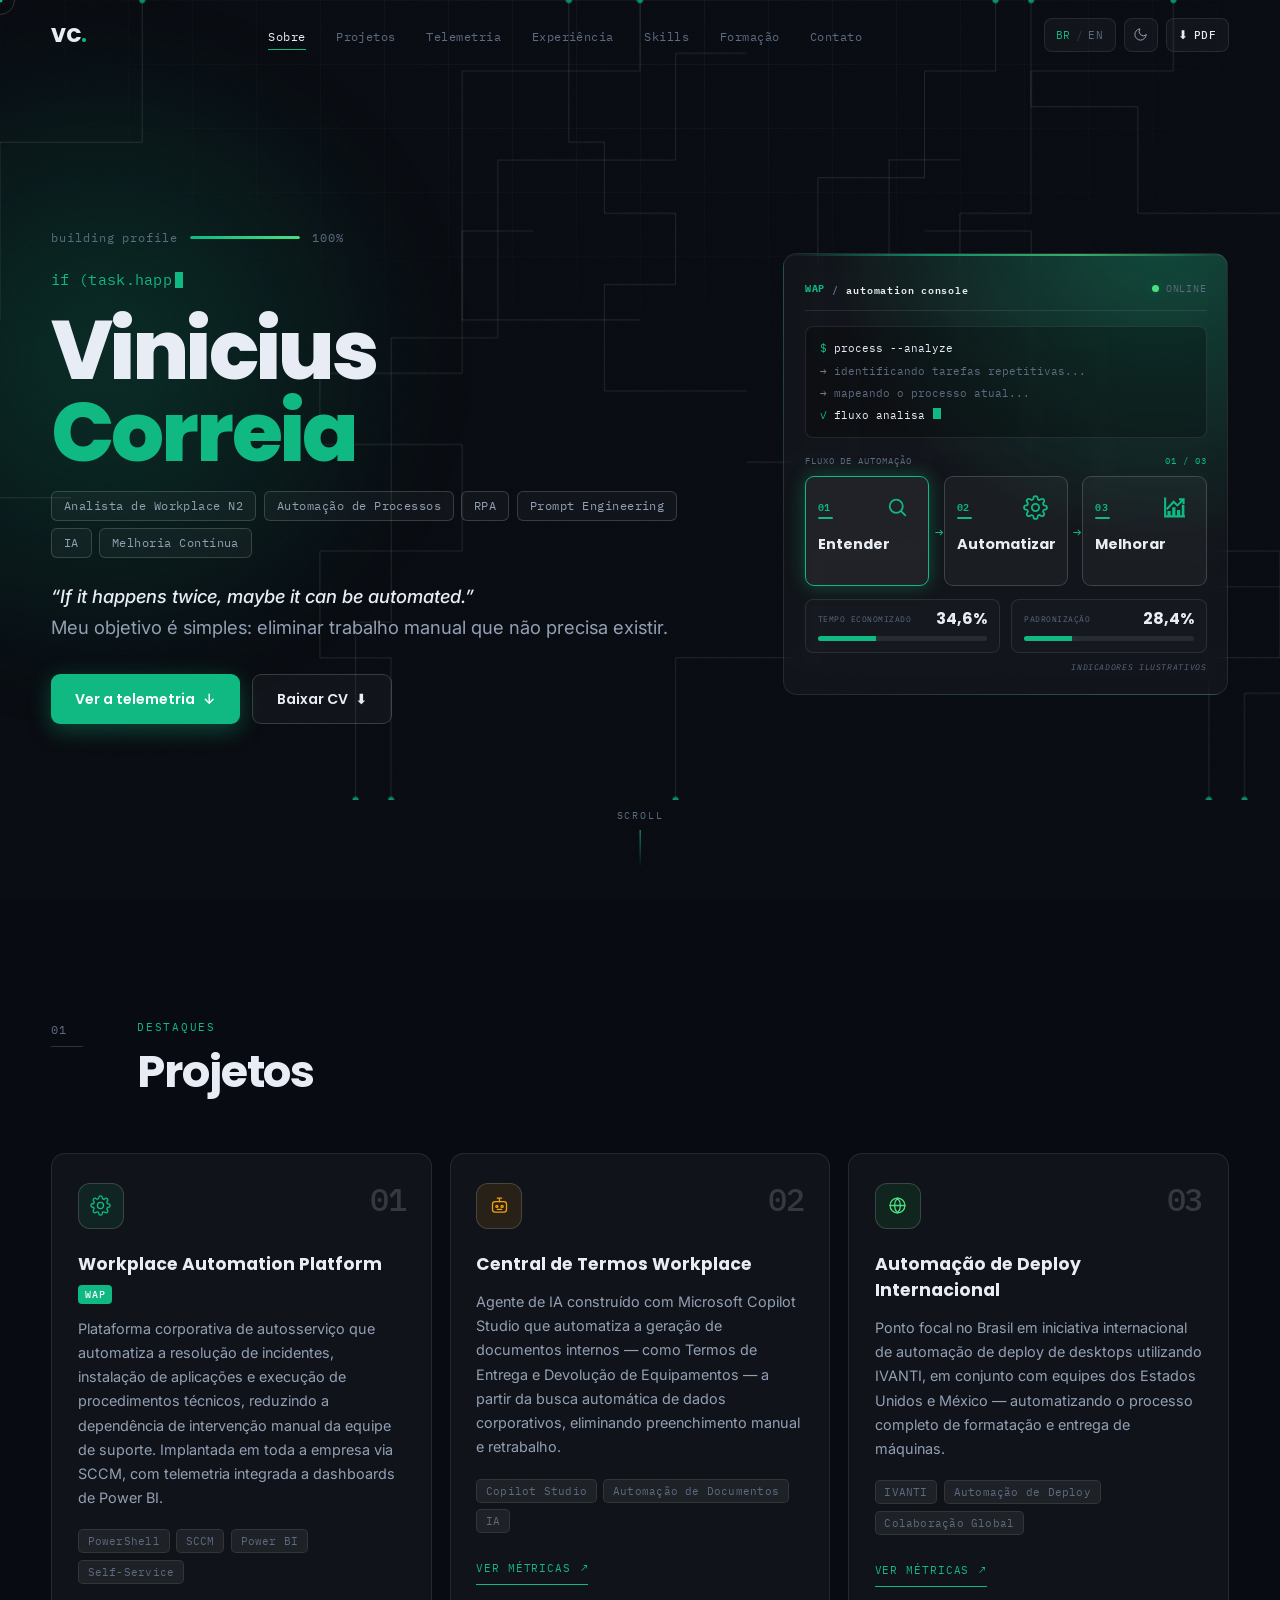
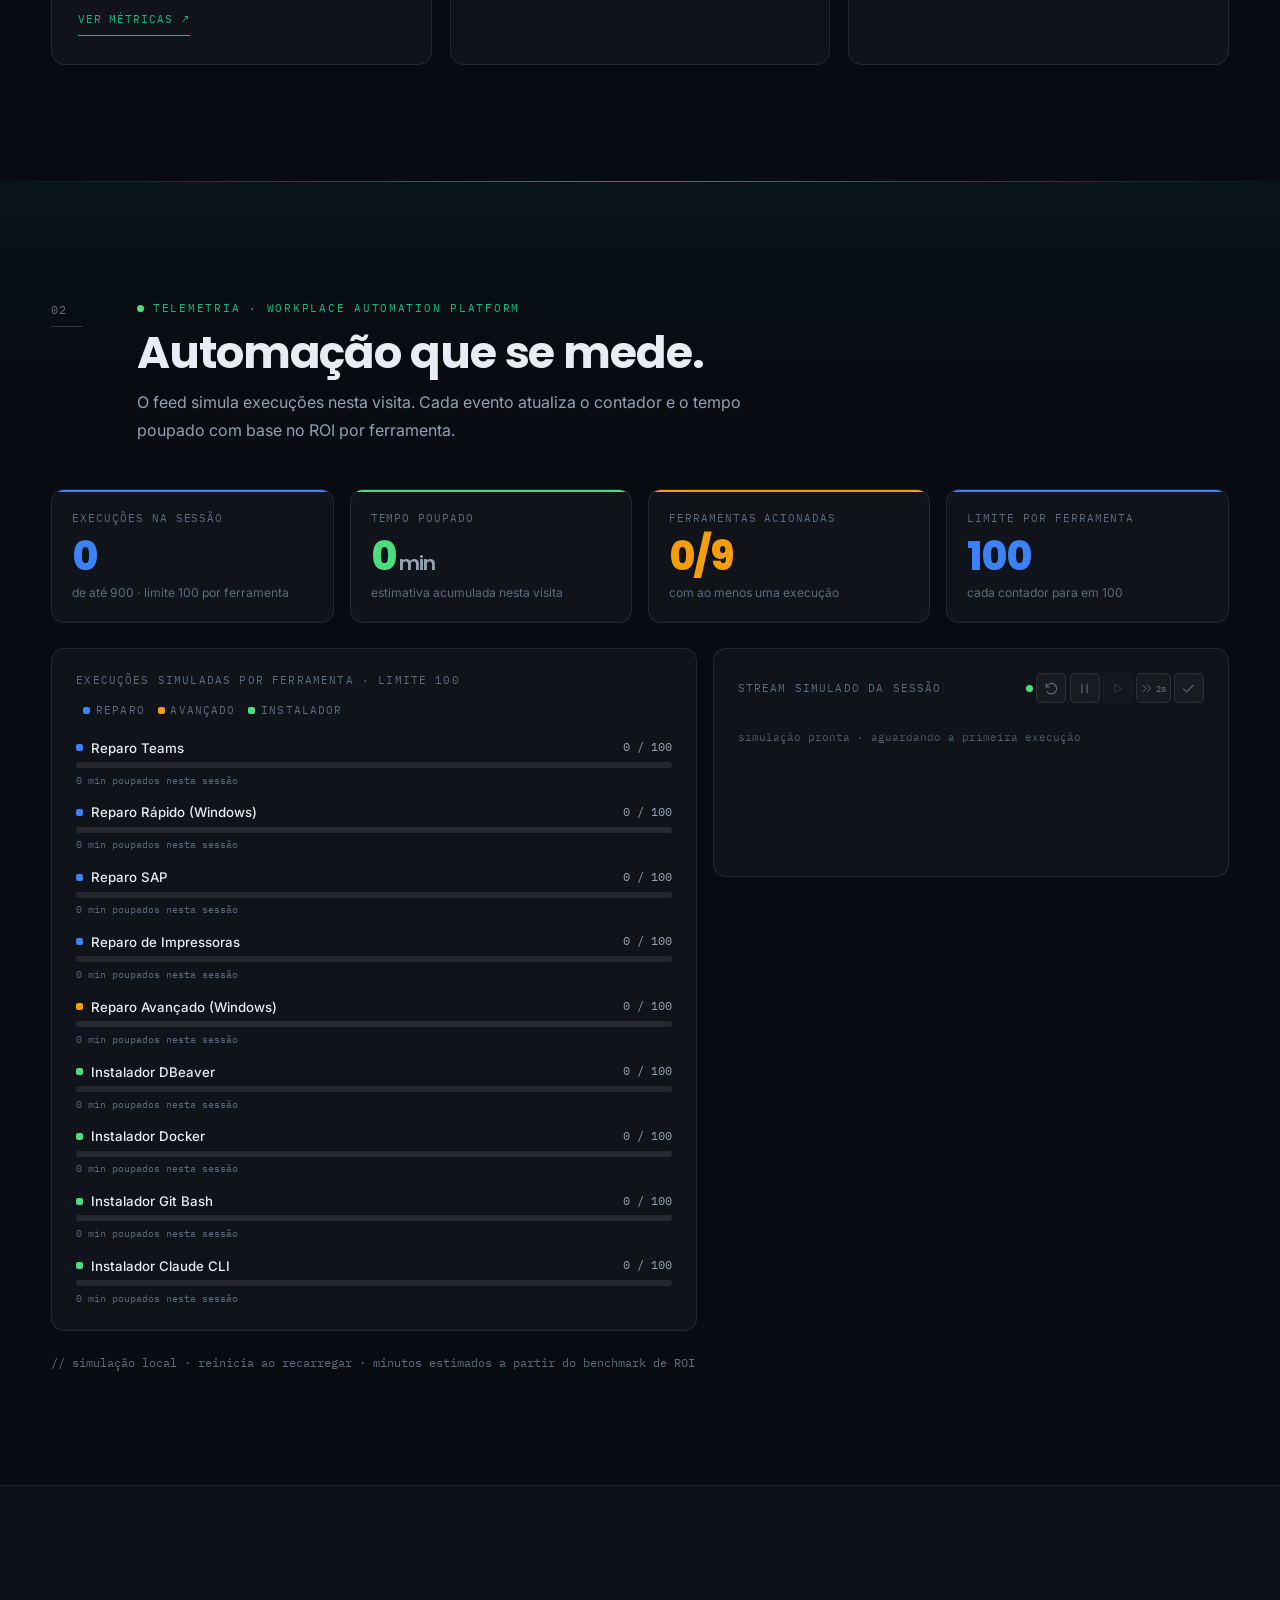
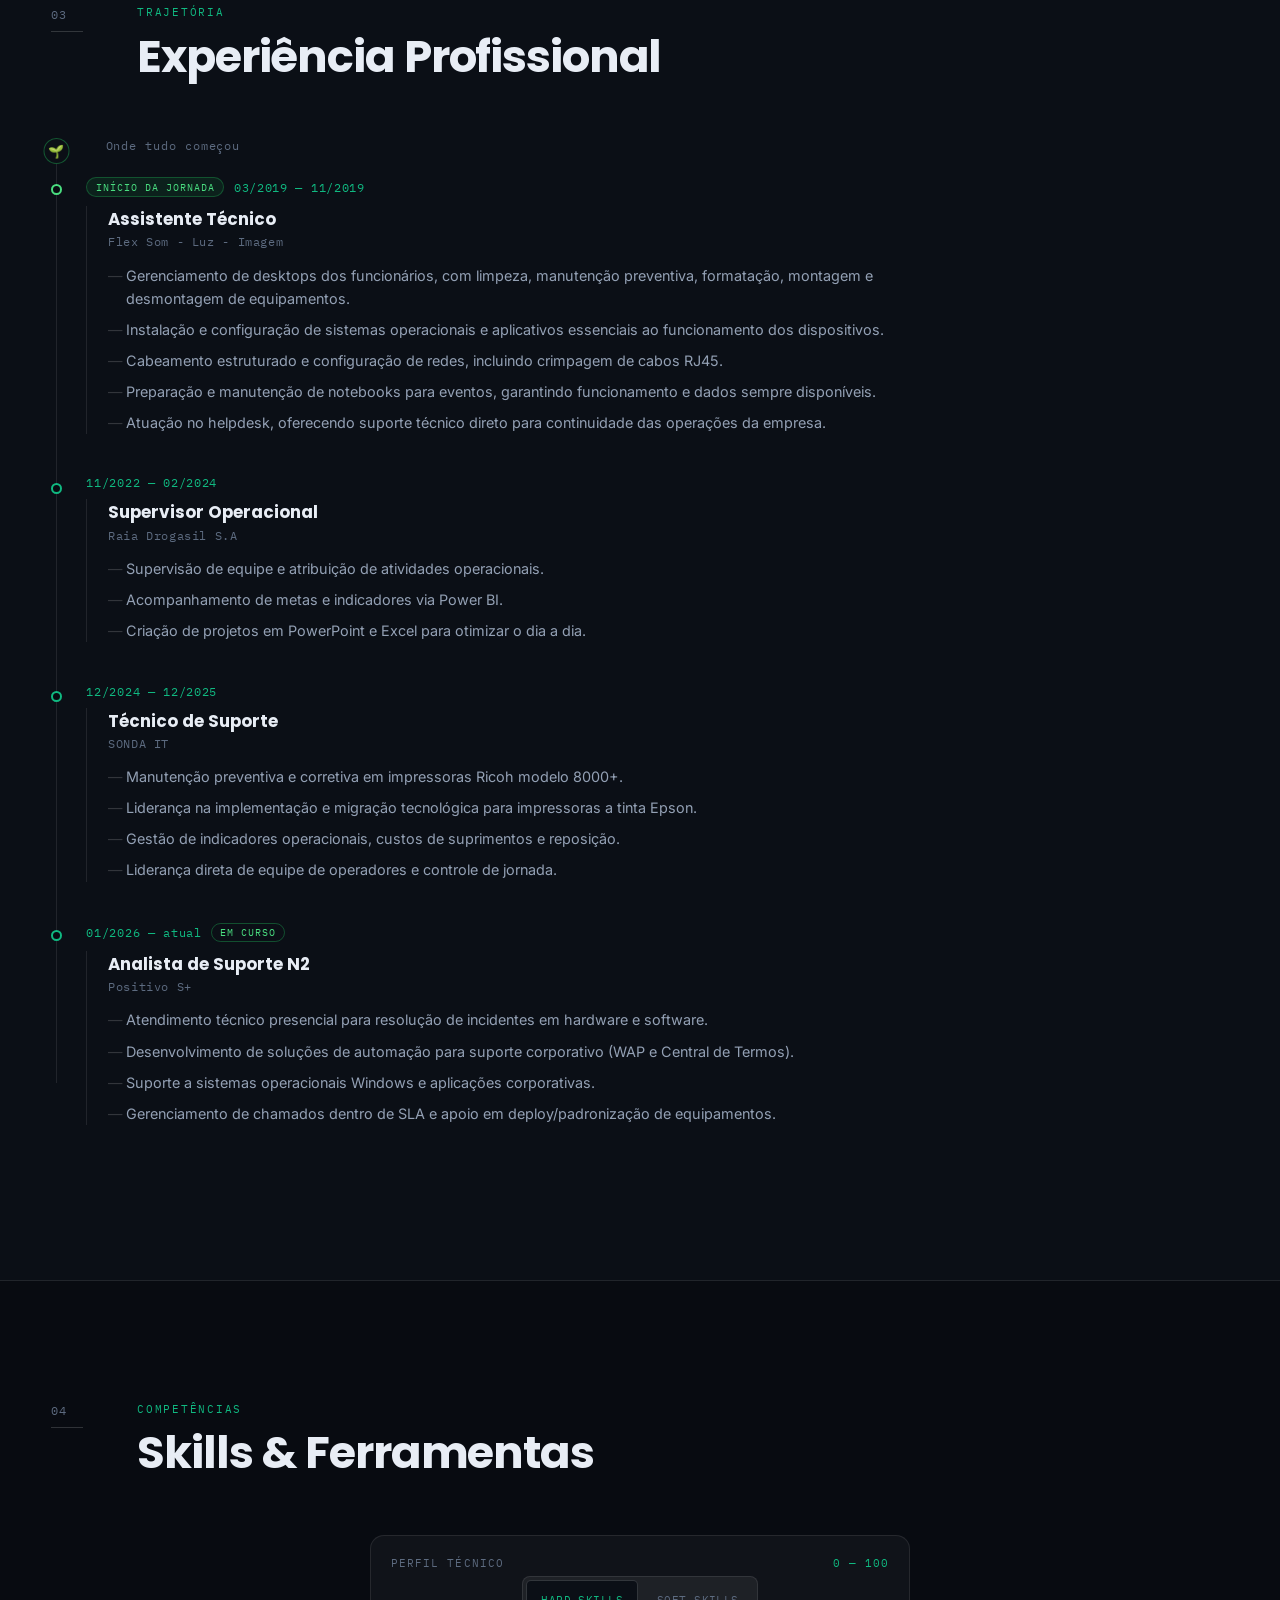
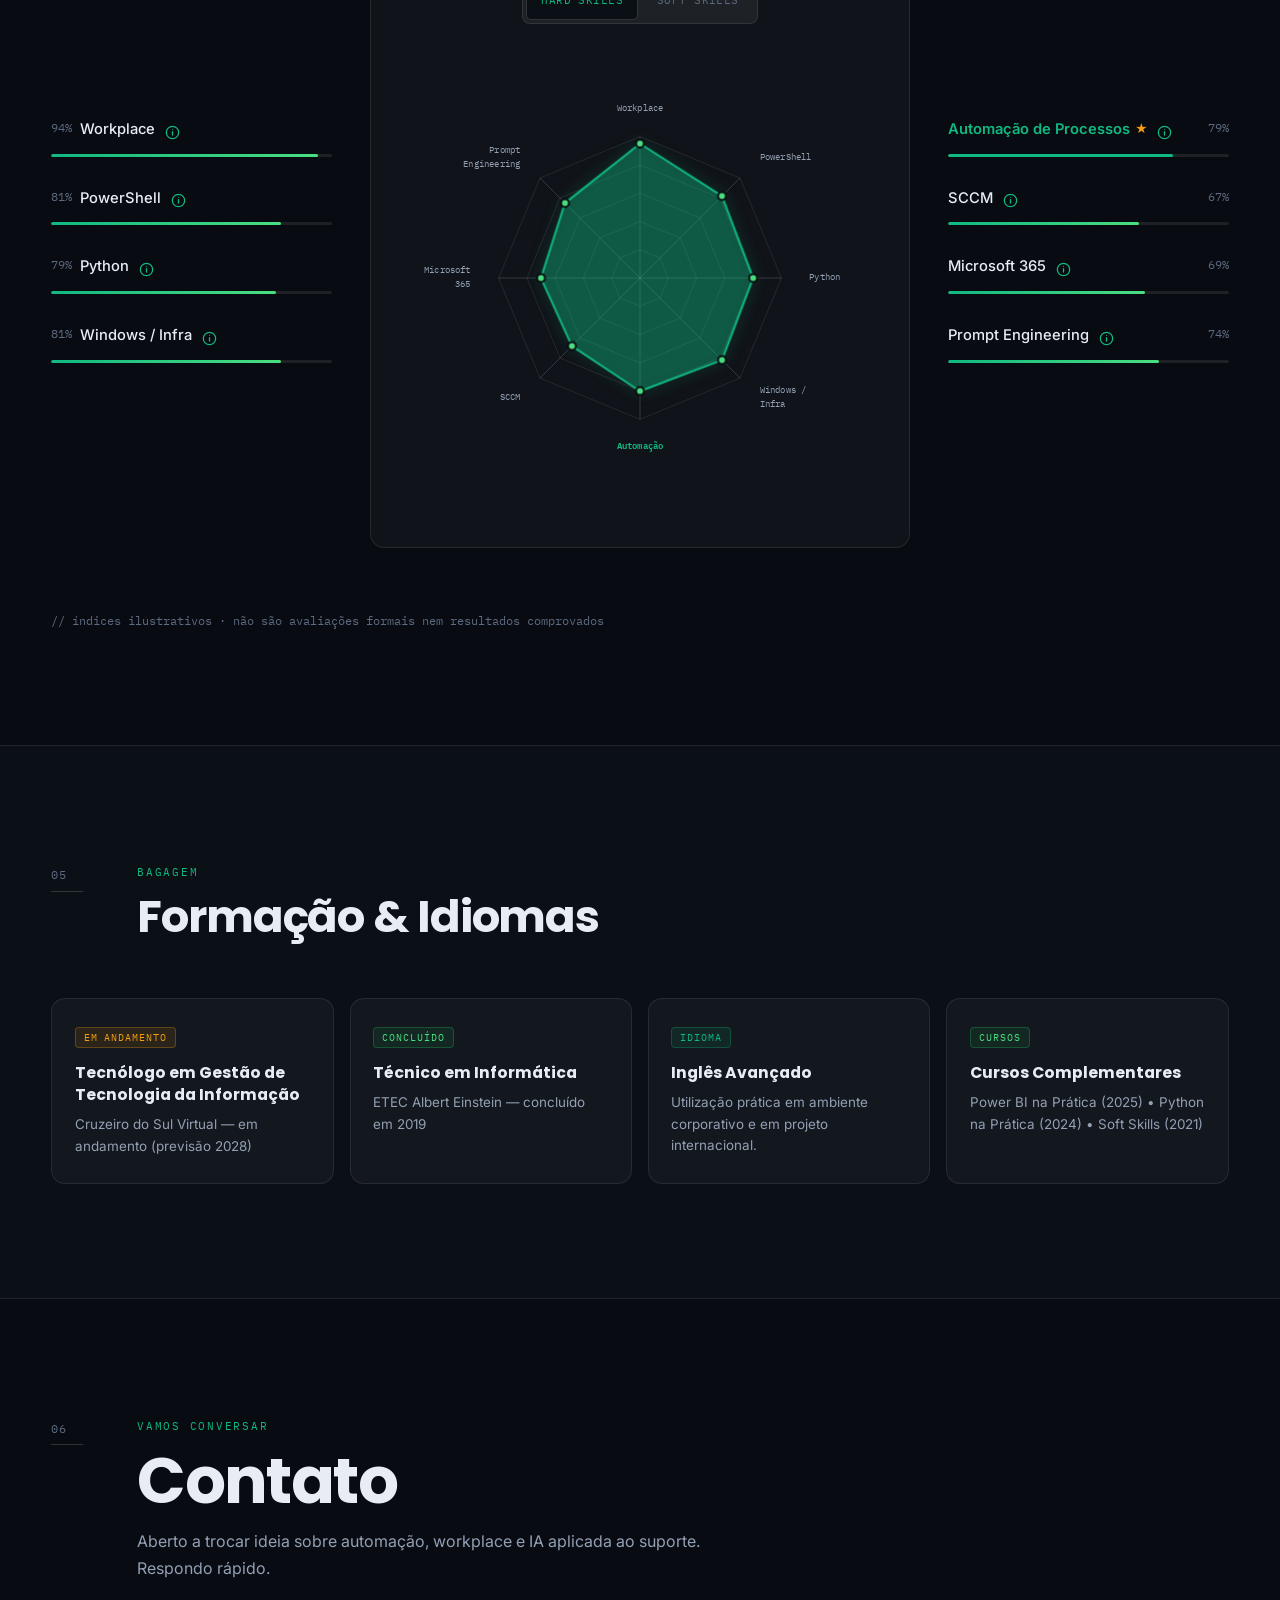
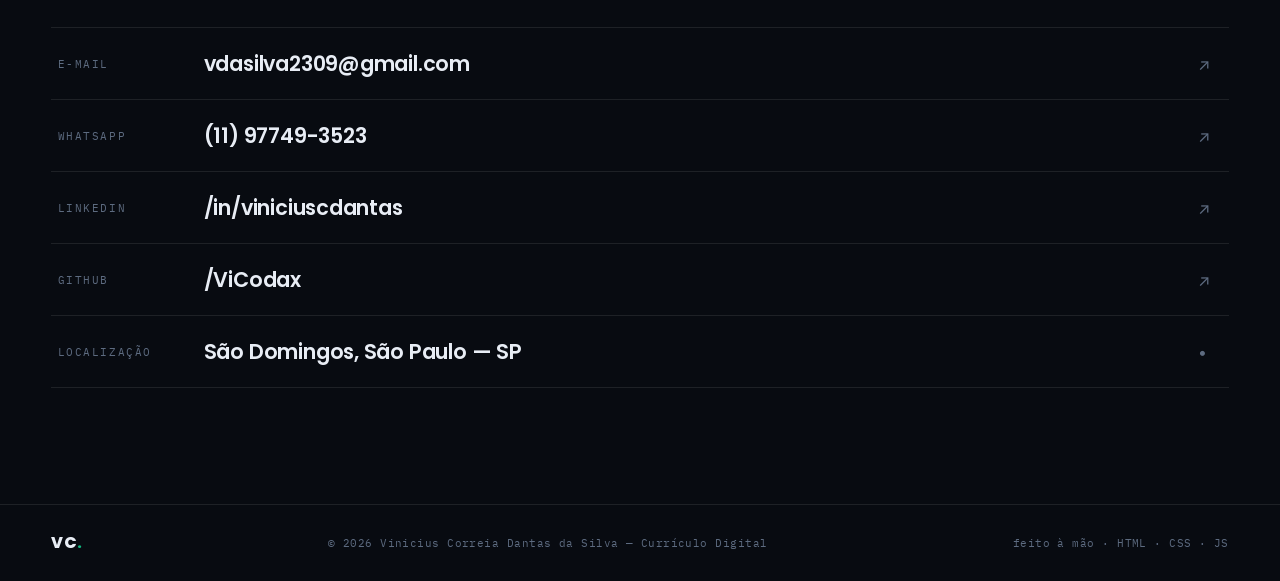
<file: index.html>
<!DOCTYPE html>
<html lang="pt-BR">
<head>
<meta charset="UTF-8">
<meta name="viewport" content="width=device-width, initial-scale=1.0">
<title>Vinicius Correia | Currículo Digital</title>

<meta name="description" content="Analista de Workplace N2 focado em automação de processos de TI. Criador da Workplace Automation Platform (WAP) e da Central de Termos Workplace.">
<meta name="author" content="Vinicius Correia Dantas da Silva">
<meta name="theme-color" content="#080b11">
<link rel="icon" type="image/png" href="assets/vc_icon.png">

<!-- Open Graph / LinkedIn -->
<meta property="og:type" content="profile">
<meta property="og:title" content="Vinicius Correia | Currículo Digital">
<meta property="og:description" content="If it happens twice, maybe it can be automated. Automação de processos, PowerShell, SCCM, Copilot Studio e Power BI.">
<meta property="og:url" content="https://vicodax.github.io/Curriculo-Digital/">
<meta name="twitter:card" content="summary_large_image">

<link rel="preconnect" href="https://fonts.googleapis.com">
<link rel="preconnect" href="https://fonts.gstatic.com" crossorigin>
<link href="https://fonts.googleapis.com/css2?family=Poppins:wght@300;400;500;600;700;800&family=Inter:wght@300;400;500;600&family=IBM+Plex+Mono:wght@400;500&display=swap" rel="stylesheet">
<link rel="stylesheet" href="style.css">
</head>

<body class="vc-fx">

<!-- ============ BOOT SCREEN ============ -->
<div id="boot" class="boot" aria-hidden="true">
  <div class="boot__inner">
    <div class="boot__logo">VC<span>.</span></div>
    <div class="boot__bar"><i></i></div>
    <div class="boot__label">building profile<span class="boot__pct">0%</span></div>
  </div>
</div>

<!-- ============ CURSOR ============ -->
<div class="cursor" aria-hidden="true"><span class="cursor__dot"></span><span class="cursor__ring"></span></div>

<!-- ============ FUNDO ============ -->
<div class="grid-bg" aria-hidden="true"></div>
<div class="noise" aria-hidden="true"></div>

<!-- ============ NAV ============ -->
<nav id="navbar">
  <a href="#sobre" class="nav-logo" data-magnetic>VC<span>.</span></a>

  <ul class="nav-links" id="navLinks">
    <li><a href="#sobre"       class="nav-link active" data-i18n="nav-sobre">Sobre</a></li>
    <li><a href="#projetos"    class="nav-link" data-i18n="nav-projetos">Projetos</a></li>
    <li><a href="#telemetria"  class="nav-link" data-i18n="nav-telemetria">Telemetria</a></li>
    <li><a href="#experiencia" class="nav-link" data-i18n="nav-experiencia">Experiência</a></li>
    <li><a href="#skills"      class="nav-link" data-i18n="nav-skills">Skills</a></li>
    <li><a href="#formacao"    class="nav-link" data-i18n="nav-formacao">Formação</a></li>
    <li><a href="#contato"     class="nav-link" data-i18n="nav-contato">Contato</a></li>
  </ul>

  <div class="nav-actions">
    <button id="langToggle" title="Switch language / Mudar idioma" aria-label="Switch language">
      <span class="lang-option active" data-lang="pt">BR</span><span class="lang-sep">/</span><span class="lang-option" data-lang="en">EN</span>
    </button>
    <button id="themeToggle" title="Alternar tema" aria-label="Alternar tema">
      <svg viewBox="0 0 24 24" class="ico-moon"><path d="M21 12.8A9 9 0 1 1 11.2 3a7 7 0 0 0 9.8 9.8Z"/></svg>
      <svg viewBox="0 0 24 24" class="ico-sun"><circle cx="12" cy="12" r="4.2"/><path d="M12 2v2.6M12 19.4V22M2 12h2.6M19.4 12H22M4.9 4.9l1.9 1.9M17.2 17.2l1.9 1.9M19.1 4.9l-1.9 1.9M6.8 17.2l-1.9 1.9"/></svg>
    </button>
    <a id="downloadCV" href="assets/Vinicius-Correia-CV.pdf" download="Vinicius-Correia-CV.pdf" title="Baixar CV em PDF" data-magnetic>
      <span data-i18n="nav-pdf">PDF</span>
    </a>
  </div>

  <button id="burger" aria-label="Menu" aria-expanded="false"><span></span><span></span></button>
  <div class="nav-progress"><i id="navProgress"></i></div>
</nav>

<!-- ============ HERO ============ -->
<header class="vc-hero" id="sobre">
  <svg class="vc-hero__circuit" aria-hidden="true"></svg>
  <div class="vc-hero__halo" aria-hidden="true"></div>

  <div class="vc-hero__inner">
    <div class="vc-hero__main">
      <div class="vc-hero__build"><span data-i18n="hero-build">building profile</span><span class="vc-hero__buildbar"></span><span>100%</span></div>

      <div class="vc-hero__terminal" aria-hidden="true"></div>

      <h1 class="vc-hero__name"><span data-split>Vinicius</span><br><span class="sur" data-split>Correia</span></h1>

      <div class="vc-hero__role">
        <span class="vc-hero__chip" data-i18n="chip-1">Analista de Workplace N2</span>
        <span class="vc-hero__chip" data-i18n="chip-2">Automação de Processos</span>
        <span class="vc-hero__chip">RPA</span>
        <span class="vc-hero__chip">Prompt Engineering</span>
        <span class="vc-hero__chip">IA</span>
        <span class="vc-hero__chip" data-i18n="chip-6">Melhoria Contínua</span>
      </div>

      <p class="vc-hero__tagline">
        <em>“If it happens twice, maybe it can be automated.”</em><br>
        <span data-i18n="hero-tagline">Meu objetivo é simples: eliminar trabalho manual que não precisa existir.</span>
      </p>

      <div class="vc-hero__cta">
        <a class="vc-btn vc-btn--primary" href="#telemetria" data-magnetic><span data-i18n="hero-btn1">Ver a telemetria</span> <i class="arr">↓</i></a>
        <a class="vc-btn vc-btn--ghost" href="assets/Vinicius-Correia-CV.pdf" download="Vinicius-Correia-CV.pdf" data-magnetic><span data-i18n="hero-btn2">Baixar CV</span> <i class="arr">⬇</i></a>
      </div>
    </div>

    <aside class="vc-hero__panel">
      <div class="vc-hero__panelhead">
        <div class="vc-hero__paneltitle"><span>WAP</span><span class="vc-hero__panel-slash">/</span><span id="automationPanelTitle">AUTOMATION CONSOLE</span></div>
        <div class="vc-hero__status"><span class="vc-dot vc-dot--small"></span><span data-i18n="automation-online">ONLINE</span></div>
      </div>
      <div class="vc-hero__console">
        <p class="vc-hero__console-command"><span>$</span><span id="automationCommand" data-i18n="automation-command1">process --analyze</span></p>
        <p><span>→</span><span id="automationOutput1" data-i18n="automation-output1-1">identificando tarefas repetitivas...</span></p>
        <p><span>→</span><span id="automationOutput2" data-i18n="automation-output2-1">mapeando o processo atual...</span></p>
        <p class="vc-hero__console-result"><span>✓</span><strong id="automationEvent">fluxo analisado</strong><i aria-hidden="true"></i></p>
      </div>
      <div class="vc-hero__flowhead"><span data-i18n="automation-flow-title">FLUXO DE AUTOMAÇÃO</span><span id="automationTime">01 / 03</span></div>
      <div class="vc-hero__flow">
        <button class="vc-hero__flowstep" type="button" data-flow-step="0" aria-pressed="true">
          <span class="vc-hero__flowmeta"><span class="vc-hero__flowindex">01</span><span class="vc-hero__flowicon" aria-hidden="true"><svg viewBox="0 0 24 24"><circle cx="10.8" cy="10.8" r="6.3"/><path d="m15.4 15.4 4.1 4.1"/></svg></span></span>
          <span class="vc-hero__flowlabel" data-i18n="automation-step1">Entender</span>
        </button>
        <button class="vc-hero__flowstep" type="button" data-flow-step="1" aria-pressed="false">
          <span class="vc-hero__flowmeta"><span class="vc-hero__flowindex">02</span><span class="vc-hero__flowicon" aria-hidden="true"><svg viewBox="0 0 24 24"><path d="M12 15.5a3.5 3.5 0 1 0 0-7 3.5 3.5 0 0 0 0 7Z"/><path d="M19.4 15a1.7 1.7 0 0 0 .34 1.88l.06.06a2 2 0 1 1-2.83 2.83l-.06-.06a1.7 1.7 0 0 0-1.88-.34 1.7 1.7 0 0 0-1 1.55V21a2 2 0 1 1-4 0v-.09A1.7 1.7 0 0 0 9 19.4a1.7 1.7 0 0 0-1.88.34l-.06.06a2 2 0 1 1-2.83-2.83l.06-.06A1.7 1.7 0 0 0 4.6 15a1.7 1.7 0 0 0-1.55-1H3a2 2 0 1 1 0-4h.09A1.7 1.7 0 0 0 4.6 9a1.7 1.7 0 0 0-.34-1.88l-.06-.06a2 2 0 1 1 2.83-2.83l.06.06A1.7 1.7 0 0 0 9 4.6a1.7 1.7 0 0 0 1-1.55V3a2 2 0 1 1 4 0v.09a1.7 1.7 0 0 0 1 1.55 1.7 1.7 0 0 0 1.88-.34l.06-.06a2 2 0 1 1 2.83 2.83l-.06.06A1.7 1.7 0 0 0 19.4 9v.09a1.7 1.7 0 0 0 1.55 1H21a2 2 0 1 1 0 4h-.09a1.7 1.7 0 0 0-1.51 1Z"/></svg></span></span>
          <span class="vc-hero__flowlabel" data-i18n="automation-step2">Automatizar</span>
        </button>
        <button class="vc-hero__flowstep" type="button" data-flow-step="2" aria-pressed="false">
          <span class="vc-hero__flowmeta"><span class="vc-hero__flowindex">03</span><span class="vc-hero__flowicon" aria-hidden="true"><svg class="vc-hero__chart-icon" viewBox="0 0 24 24"><path d="M3 3.5v17h18"/><path class="vc-hero__chart-bars" d="M5.2 15.4h3.1v5.1H5.2zM9.8 11.8h3.1v8.7H9.8zM14.4 14.3h3.1v6.2h-3.1zM19 9.3h2.5v11.2H19z"/><path d="m5.2 13 6-6.5 3.6 3.5 5.9-5.8M17.3 4.2h3.4v3.4"/></svg></span></span>
          <span class="vc-hero__flowlabel" data-i18n="automation-step3">Melhorar</span>
        </button>
      </div>
      <div class="vc-hero__metrics">
        <div class="vc-hero__metric">
          <div><span data-i18n="automation-metric-time">TEMPO ECONOMIZADO</span><strong id="automationTimeValue">34,6%</strong></div>
          <span id="automationTimeBar" class="vc-hero__metric-track" role="progressbar" aria-label="Tempo economizado" aria-valuemin="0" aria-valuemax="100" aria-valuenow="34.6"><i style="width:34.6%"></i></span>
        </div>
        <div class="vc-hero__metric">
          <div><span data-i18n="automation-metric-standard">PADRONIZAÇÃO</span><strong id="automationStandardValue">28,4%</strong></div>
          <span id="automationStandardBar" class="vc-hero__metric-track" role="progressbar" aria-label="Padronização" aria-valuemin="0" aria-valuemax="100" aria-valuenow="28.4"><i style="width:28.4%"></i></span>
        </div>
      </div>
      <div class="vc-hero__panelnote" data-i18n="automation-demo">INDICADORES ILUSTRATIVOS</div>
    </aside>
  </div>

  <div class="vc-hero__scroll"><span>scroll</span><span class="vc-hero__scrollline"></span></div>
</header>

<main>

<!-- ============ TELEMETRIA ============ -->
<section class="vc-tele section" id="telemetria">
  <div class="shell">
    <div class="sec-head" data-reveal>
      <p class="sec-index">02</p>
      <div>
        <div class="vc-eyebrow"><span class="vc-dot"></span> <span data-i18n="tele-eyebrow">telemetria · workplace automation platform</span></div>
        <h2 class="sec-title" data-i18n="tele-title">Automação que se mede.</h2>
        <p class="sec-sub" data-i18n="tele-sub">Cada execução das ferramentas gera log e telemetria estruturada. Esses dados alimentam um dashboard em Power BI e permitem priorizar as próximas entregas com dado, não com achismo.</p>
      </div>
    </div>

    <div class="vc-kpis"></div>

    <div class="vc-tele__grid">
      <article class="vc-card">
        <div class="vc-card__head">
          <span data-i18n="tele-card1">execuções por ferramenta</span>
          <span class="legend"><i class="lg lg-b"></i><span data-i18n="legend-b">reparo</span><i class="lg lg-o"></i><span data-i18n="legend-o">avançado</span><i class="lg lg-g"></i><span data-i18n="legend-g">instalador</span></span>
        </div>
        <div class="vc-bars"></div>
      </article>

      <article class="vc-card">
          <div class="vc-card__head vc-card__head--feed">
            <span data-i18n="tele-card2">stream simulado da sessão</span>
            <div class="vc-feed-controls" role="group" data-i18n-aria="tele-controls" aria-label="Controles da simulação">
              <span class="vc-dot vc-dot--small" aria-hidden="true"></span>
              <button class="vc-feed-control" type="button" data-feed-action="restart" data-i18n-aria="tele-restart" aria-label="Reiniciar simulação" title="Reiniciar simulação">
                <svg viewBox="0 0 20 20" aria-hidden="true"><path d="M3.2 8a7 7 0 1 1 .7 5.9M3 3.8V8h4.2"/></svg>
              </button>
              <button class="vc-feed-control" type="button" data-feed-action="pause" data-i18n-aria="tele-pause" aria-label="Pausar simulação" title="Pausar simulação">
                <svg viewBox="0 0 20 20" aria-hidden="true"><path d="M6.5 4.5v11M13.5 4.5v11"/></svg>
              </button>
              <button class="vc-feed-control" type="button" data-feed-action="play" data-i18n-aria="tele-play" aria-label="Retomar simulação" title="Retomar simulação" disabled>
                <svg viewBox="0 0 20 20" aria-hidden="true"><path d="m6.5 4.5 9 5.5-9 5.5Z"/></svg>
              </button>
              <button class="vc-feed-control vc-feed-control--speed" type="button" data-feed-action="speed" data-i18n-aria="tele-speed-fast" aria-label="Acelerar para 1 segundo" title="Acelerar para 1 segundo" aria-pressed="false">
                <svg viewBox="0 0 20 20" aria-hidden="true"><path d="m3 5 5 5-5 5M10 5l5 5-5 5"/></svg>
                <span id="teleSpeedLabel">2s</span>
              </button>
              <button class="vc-feed-control" type="button" data-feed-action="complete" data-i18n-aria="tele-complete" aria-label="Completar todas as métricas" title="Completar todas as métricas">
                <svg viewBox="0 0 20 20" aria-hidden="true"><path d="m3.5 10.5 4 4 9-9"/></svg>
              </button>
            </div>
          </div>
          <div class="vc-feed"></div>
      </article>
    </div>

    <p class="vc-tele__note" data-i18n="tele-note">// simulação local · reinicia ao recarregar · minutos estimados a partir do benchmark de ROI</p>
  </div>
</section>

<!-- ============ PROJETOS ============ -->
<section class="section" id="projetos">
  <div class="shell">
    <div class="sec-head" data-reveal>
      <p class="sec-index">01</p>
      <div>
        <div class="vc-eyebrow"><span data-i18n="projetos-kicker">Destaques</span></div>
        <h2 class="sec-title" data-i18n="projetos-title">Projetos</h2>
      </div>
    </div>

    <div class="proj-grid">

      <article class="proj" data-reveal data-tilt>
        <span class="proj__glow" aria-hidden="true"></span>
        <div class="proj__top">
          <div class="proj__icon i-blue">
            <svg viewBox="0 0 24 24"><path d="M12 15.5a3.5 3.5 0 1 0 0-7 3.5 3.5 0 0 0 0 7Z"/><path d="M19.4 15a1.7 1.7 0 0 0 .34 1.88l.06.06a2 2 0 1 1-2.83 2.83l-.06-.06a1.7 1.7 0 0 0-1.88-.34 1.7 1.7 0 0 0-1 1.55V21a2 2 0 1 1-4 0v-.09A1.7 1.7 0 0 0 9 19.4a1.7 1.7 0 0 0-1.88.34l-.06.06a2 2 0 1 1-2.83-2.83l.06-.06A1.7 1.7 0 0 0 4.6 15a1.7 1.7 0 0 0-1.55-1H3a2 2 0 1 1 0-4h.09A1.7 1.7 0 0 0 4.6 9a1.7 1.7 0 0 0-.34-1.88l-.06-.06a2 2 0 1 1 2.83-2.83l.06.06A1.7 1.7 0 0 0 9 4.6a1.7 1.7 0 0 0 1-1.55V3a2 2 0 1 1 4 0v.09a1.7 1.7 0 0 0 1 1.55 1.7 1.7 0 0 0 1.88-.34l.06-.06a2 2 0 1 1 2.83 2.83l-.06.06A1.7 1.7 0 0 0 19.4 9v.09a1.7 1.7 0 0 0 1.55 1H21a2 2 0 1 1 0 4h-.09a1.7 1.7 0 0 0-1.51 1Z"/></svg>
          </div>
          <span class="proj__num">01</span>
        </div>
        <h3><span data-i18n="proj1-title">Workplace Automation Platform</span> <span class="badge">WAP</span></h3>
        <p data-i18n="proj1-text">Plataforma corporativa de autosserviço que automatiza a resolução de incidentes, instalação de aplicações e execução de procedimentos técnicos, reduzindo a dependência de intervenção manual da equipe de suporte. Implantada em toda a empresa via SCCM, com telemetria integrada a dashboards de Power BI.</p>
        <div class="proj__tags"><span>PowerShell</span><span>SCCM</span><span>Power BI</span><span>Self-Service</span></div>
        <button class="proj__details" type="button" data-project-id="wap" data-project-repo="https://github.com/ViCodax/Workplace-Automation-Platform" aria-haspopup="dialog"><span data-i18n="project-open">Ver métricas</span><span aria-hidden="true">↗</span></button>
      </article>

      <article class="proj" data-reveal data-tilt>
        <span class="proj__glow" aria-hidden="true"></span>
        <div class="proj__top">
          <div class="proj__icon i-orange">
            <svg viewBox="0 0 24 24"><rect x="4" y="7.5" width="16" height="12" rx="3"/><path d="M12 7.5V4M9.5 3.5h5"/><circle cx="9" cy="13" r="1.2"/><circle cx="15" cy="13" r="1.2"/><path d="M9.5 16.5h5"/></svg>
          </div>
          <span class="proj__num">02</span>
        </div>
        <h3><span data-i18n="proj2-title">Central de Termos Workplace</span></h3>
        <p data-i18n="proj2-text">Agente de IA construído com Microsoft Copilot Studio que automatiza a geração de documentos internos — como Termos de Entrega e Devolução de Equipamentos — a partir da busca automática de dados corporativos, eliminando preenchimento manual e retrabalho.</p>
        <div class="proj__tags"><span>Copilot Studio</span><span data-i18n="proj2-tag">Automação de Documentos</span><span>IA</span></div>
        <button class="proj__details" type="button" data-project-id="terms" data-project-repo="https://github.com/ViCodax/Central-de-Termos---Workplace" aria-haspopup="dialog"><span data-i18n="project-open">Ver métricas</span><span aria-hidden="true">↗</span></button>
      </article>

      <article class="proj" data-reveal data-tilt>
        <span class="proj__glow" aria-hidden="true"></span>
        <div class="proj__top">
          <div class="proj__icon i-green">
            <svg viewBox="0 0 24 24"><circle cx="12" cy="12" r="8.5"/><path d="M3.5 12h17M12 3.5c2.3 2.5 3.4 5.4 3.4 8.5S14.3 18 12 20.5C9.7 18 8.6 15.1 8.6 12S9.7 6 12 3.5Z"/></svg>
          </div>
          <span class="proj__num">03</span>
        </div>
        <h3><span data-i18n="proj3-title">Automação de Deploy Internacional</span></h3>
        <p data-i18n="proj3-text">Ponto focal no Brasil em iniciativa internacional de automação de deploy de desktops utilizando IVANTI, em conjunto com equipes dos Estados Unidos e México — automatizando o processo completo de formatação e entrega de máquinas.</p>
        <div class="proj__tags"><span>IVANTI</span><span data-i18n="proj3-tag">Automação de Deploy</span><span data-i18n="proj3-tag2">Colaboração Global</span></div>
        <button class="proj__details" type="button" data-project-id="deploy" aria-haspopup="dialog"><span data-i18n="project-open">Ver métricas</span><span aria-hidden="true">↗</span></button>
      </article>

    </div>
  </div>
</section>

<dialog class="project-dialog" id="projectDialog" aria-labelledby="projectDialogTitle">
  <div class="project-dialog__surface">
    <div class="project-dialog__head">
      <p class="vc-eyebrow" data-i18n="project-dialog-kicker">case study · indicadores</p>
      <button class="project-dialog__close" id="projectDialogClose" type="button" aria-label="Fechar detalhes do projeto" data-i18n-aria="project-dialog-close">
        <svg viewBox="0 0 24 24" aria-hidden="true"><path d="m6 6 12 12M18 6 6 18"/></svg>
      </button>
    </div>
    <h2 class="project-dialog__title" id="projectDialogTitle"></h2>
    <figure class="project-dialog__media" id="projectDialogMedia" hidden>
      <img src="assets/sccm_screenshot.png" alt="" id="projectDialogImage">
    </figure>
    <div class="project-dialog__metrics" id="projectDialogMetrics"></div>
    <p class="project-dialog__note" id="projectDialogNote"></p>
    <div class="project-dialog__foot">
      <a class="project-dialog__repo" id="projectDialogRepo" href="#" target="_blank" rel="noopener noreferrer">
        <span data-i18n="project-dialog-repo">Ver no GitHub</span><span aria-hidden="true">↗</span>
      </a>
    </div>
  </div>
</dialog>

<!-- ============ EXPERIÊNCIA ============ -->
<section class="section section--alt" id="experiencia">
  <div class="shell">
    <div class="sec-head" data-reveal>
      <p class="sec-index">03</p>
      <div>
        <div class="vc-eyebrow"><span data-i18n="exp-kicker">Trajetória</span></div>
        <h2 class="sec-title" data-i18n="exp-title">Experiência Profissional</h2>
      </div>
    </div>

    <div class="tl">
      <div class="tl__rail"><i id="tlFill"></i></div>

      <div class="tl__end" data-reveal>
        <span class="tl__dot tl__dot--end">🌱</span>
        <span data-i18n="timeline-final-label">Onde tudo começou</span>
      </div>

      <article class="tl__item tl__item--origin" data-reveal>
        <span class="tl__dot tl__dot--origin"></span>
        <div class="tl__meta">
          <span class="tl__badge" data-i18n="exp4-badge">Início da Jornada</span>
          <span class="tl__date" data-i18n="exp4-date">03/2019 — 11/2019</span>
        </div>
        <div class="tl__body">
          <h3 data-i18n="exp4-role">Assistente Técnico</h3>
          <h4>Flex Som - Luz - Imagem</h4>
          <ul>
            <li data-i18n="exp4-b1">Gerenciamento de desktops dos funcionários, com limpeza, manutenção preventiva, formatação, montagem e desmontagem de equipamentos.</li>
            <li data-i18n="exp4-b2">Instalação e configuração de sistemas operacionais e aplicativos essenciais ao funcionamento dos dispositivos.</li>
            <li data-i18n="exp4-b3">Cabeamento estruturado e configuração de redes, incluindo crimpagem de cabos RJ45.</li>
            <li data-i18n="exp4-b4">Preparação e manutenção de notebooks para eventos, garantindo funcionamento e dados sempre disponíveis.</li>
            <li data-i18n="exp4-b5">Atuação no helpdesk, oferecendo suporte técnico direto para continuidade das operações da empresa.</li>
          </ul>
        </div>
      </article>

      <article class="tl__item" data-reveal>
        <span class="tl__dot"></span>
        <div class="tl__meta"><span class="tl__date" data-i18n="exp3-date">11/2022 — 02/2024</span></div>
        <div class="tl__body">
          <h3 data-i18n="exp3-role">Supervisor Operacional</h3>
          <h4>Raia Drogasil S.A</h4>
          <ul>
            <li data-i18n="exp3-b1">Supervisão de equipe e atribuição de atividades operacionais.</li>
            <li data-i18n="exp3-b2">Acompanhamento de metas e indicadores via Power BI.</li>
            <li data-i18n="exp3-b3">Criação de projetos em PowerPoint e Excel para otimizar o dia a dia.</li>
          </ul>
        </div>
      </article>

      <article class="tl__item" data-reveal>
        <span class="tl__dot"></span>
        <div class="tl__meta"><span class="tl__date" data-i18n="exp2-date">12/2024 — 12/2025</span></div>
        <div class="tl__body">
          <h3 data-i18n="exp2-role">Técnico de Suporte</h3>
          <h4>SONDA IT</h4>
          <ul>
            <li data-i18n="exp2-b1">Manutenção preventiva e corretiva em impressoras Ricoh modelo 8000+.</li>
            <li data-i18n="exp2-b2">Liderança na implementação e migração tecnológica para impressoras a tinta Epson.</li>
            <li data-i18n="exp2-b3">Gestão de indicadores operacionais, custos de suprimentos e reposição.</li>
            <li data-i18n="exp2-b4">Liderança direta de equipe de operadores e controle de jornada.</li>
          </ul>
        </div>
      </article>

      <article class="tl__item" data-reveal>
        <span class="tl__dot"></span>
        <div class="tl__meta">
          <span class="tl__date" data-i18n="exp1-date">01/2026 — atual</span>
          <span class="tl__now" data-i18n="exp1-now">em curso</span>
        </div>
        <div class="tl__body">
          <h3 data-i18n="exp1-role">Analista de Suporte N2</h3>
          <h4>Positivo S+</h4>
          <ul>
            <li data-i18n="exp1-b1">Atendimento técnico presencial para resolução de incidentes em hardware e software.</li>
            <li data-i18n="exp1-b2">Desenvolvimento de soluções de automação para suporte corporativo (WAP e Central de Termos).</li>
            <li data-i18n="exp1-b3">Suporte a sistemas operacionais Windows e aplicações corporativas.</li>
            <li data-i18n="exp1-b4">Gerenciamento de chamados dentro de SLA e apoio em deploy/padronização de equipamentos.</li>
          </ul>
        </div>
      </article>
    </div>
  </div>
</section>

<!-- ============ SKILLS ============ -->
<section class="section" id="skills">
  <div class="shell">
    <div class="sec-head" data-reveal>
      <p class="sec-index">04</p>
      <div>
        <div class="vc-eyebrow"><span data-i18n="skills-kicker">Competências</span></div>
        <h2 class="sec-title" data-i18n="skills-title">Skills &amp; Ferramentas</h2>
      </div>
    </div>

    <div class="skills-layout">
      <div class="skills-column skills-column--left" id="skillsLeft"></div>

      <div class="skills-radar" data-reveal>
        <div class="skills-radar__head">
          <span data-i18n="skills-radar-label">perfil técnico</span>
          <span class="skills-radar__scale">0 — 100</span>
        </div>
        <div class="skills-switcher" role="group" aria-label="Tipo de competência">
          <button class="skills-switcher__tab active" type="button" data-skill-mode="hard" aria-pressed="true">HARD SKILLS</button>
          <button class="skills-switcher__tab" type="button" data-skill-mode="soft" aria-pressed="false">SOFT SKILLS</button>
        </div>
        <svg class="skills-radar__chart" viewBox="0 0 500 500" role="img" aria-label="Gráfico radar de competências" data-i18n-aria="skills-radar-aria"></svg>
      </div>

      <div class="skills-column skills-column--right" id="skillsRight"></div>
    </div>

    <p class="skills-note" data-i18n="skills-note">// índices ilustrativos · não são avaliações formais nem resultados comprovados</p>
  </div>
</section>

<!-- ============ FORMAÇÃO ============ -->
<section class="section section--alt" id="formacao">
  <div class="shell">
    <div class="sec-head" data-reveal>
      <p class="sec-index">05</p>
      <div>
        <div class="vc-eyebrow"><span data-i18n="edu-kicker">Bagagem</span></div>
        <h2 class="sec-title" data-i18n="edu-title">Formação &amp; Idiomas</h2>
      </div>
    </div>

    <div class="edu">
      <article class="edu__card" data-reveal>
        <span class="edu__tag" data-i18n="edu1-tag">em andamento</span>
        <h3 data-i18n="edu1-title">Tecnólogo em Gestão de Tecnologia da Informação</h3>
        <p data-i18n="edu1-text">Cruzeiro do Sul Virtual — em andamento (previsão 2028)</p>
      </article>
      <article class="edu__card" data-reveal>
        <span class="edu__tag edu__tag--done" data-i18n="edu2-tag">concluído</span>
        <h3 data-i18n="edu2-title">Técnico em Informática</h3>
        <p data-i18n="edu2-text">ETEC Albert Einstein — concluído em 2019</p>
      </article>
      <article class="edu__card" data-reveal>
        <span class="edu__tag edu__tag--lang" data-i18n="edu3-tag">idioma</span>
        <h3 data-i18n="edu3-title">Inglês Avançado</h3>
        <p data-i18n="edu3-text">Utilização prática em ambiente corporativo e em projeto internacional.</p>
      </article>
      <article class="edu__card" data-reveal>
        <span class="edu__tag edu__tag--done" data-i18n="edu4-tag">cursos</span>
        <h3 data-i18n="edu4-title">Cursos Complementares</h3>
        <p data-i18n="edu4-text">Power BI na Prática (2025) • Python na Prática (2024) • Soft Skills (2021)</p>
      </article>
    </div>
  </div>
</section>

<!-- ============ CONTATO ============ -->
<section class="section contact" id="contato">
  <div class="shell">
    <div class="sec-head" data-reveal>
      <p class="sec-index">06</p>
      <div>
        <div class="vc-eyebrow"><span data-i18n="contact-kicker">Vamos conversar</span></div>
        <h2 class="sec-title contact__title" data-i18n="contact-title">Contato</h2>
        <p class="sec-sub" data-i18n="contact-sub">Aberto a trocar ideia sobre automação, workplace e IA aplicada ao suporte. Respondo rápido.</p>
      </div>
    </div>

    <div class="contact__list">
      <a href="mailto:vdasilva2309@gmail.com" class="crow" data-reveal>
        <span class="crow__k">e-mail</span>
        <span class="crow__v">vdasilva2309@gmail.com</span>
        <span class="crow__arr">↗</span>
      </a>
      <a href="https://wa.me/qr/OP5LTOPJ5HQYN1" target="_blank" rel="noopener noreferrer" class="crow" data-reveal>
        <span class="crow__k">whatsapp</span>
        <span class="crow__v">(11) 97749-3523</span>
        <span class="crow__arr">↗</span>
      </a>
      <a href="https://www.linkedin.com/in/viniciuscdantas" target="_blank" rel="noopener noreferrer" class="crow" data-reveal>
        <span class="crow__k">linkedin</span>
        <span class="crow__v">/in/viniciuscdantas</span>
        <span class="crow__arr">↗</span>
      </a>
      <a href="https://github.com/ViCodax" target="_blank" rel="noopener noreferrer" class="crow" data-reveal>
        <span class="crow__k">github</span>
        <span class="crow__v">/ViCodax</span>
        <span class="crow__arr">↗</span>
      </a>
      <span class="crow crow--static" data-reveal>
        <span class="crow__k" data-i18n="crow-loc">localização</span>
        <span class="crow__v" data-i18n="contact-location">São Domingos, São Paulo — SP</span>
        <span class="crow__arr">•</span>
      </span>
    </div>
  </div>
</section>

<footer class="foot">
  <div class="shell foot__inner">
    <span class="foot__sig">VC<span>.</span></span>
    <span data-i18n-html="footer-note">© <span id="year"></span> Vinicius Correia Dantas da Silva — Currículo Digital</span>
    <span class="foot__built" data-i18n="footer-built">feito à mão · HTML · CSS · JS</span>
  </div>
</footer>

</main>

<button id="backToTop" aria-label="Voltar ao topo" data-magnetic>↑</button>

<script src="script.js"></script>
</body>
</html>
</file>
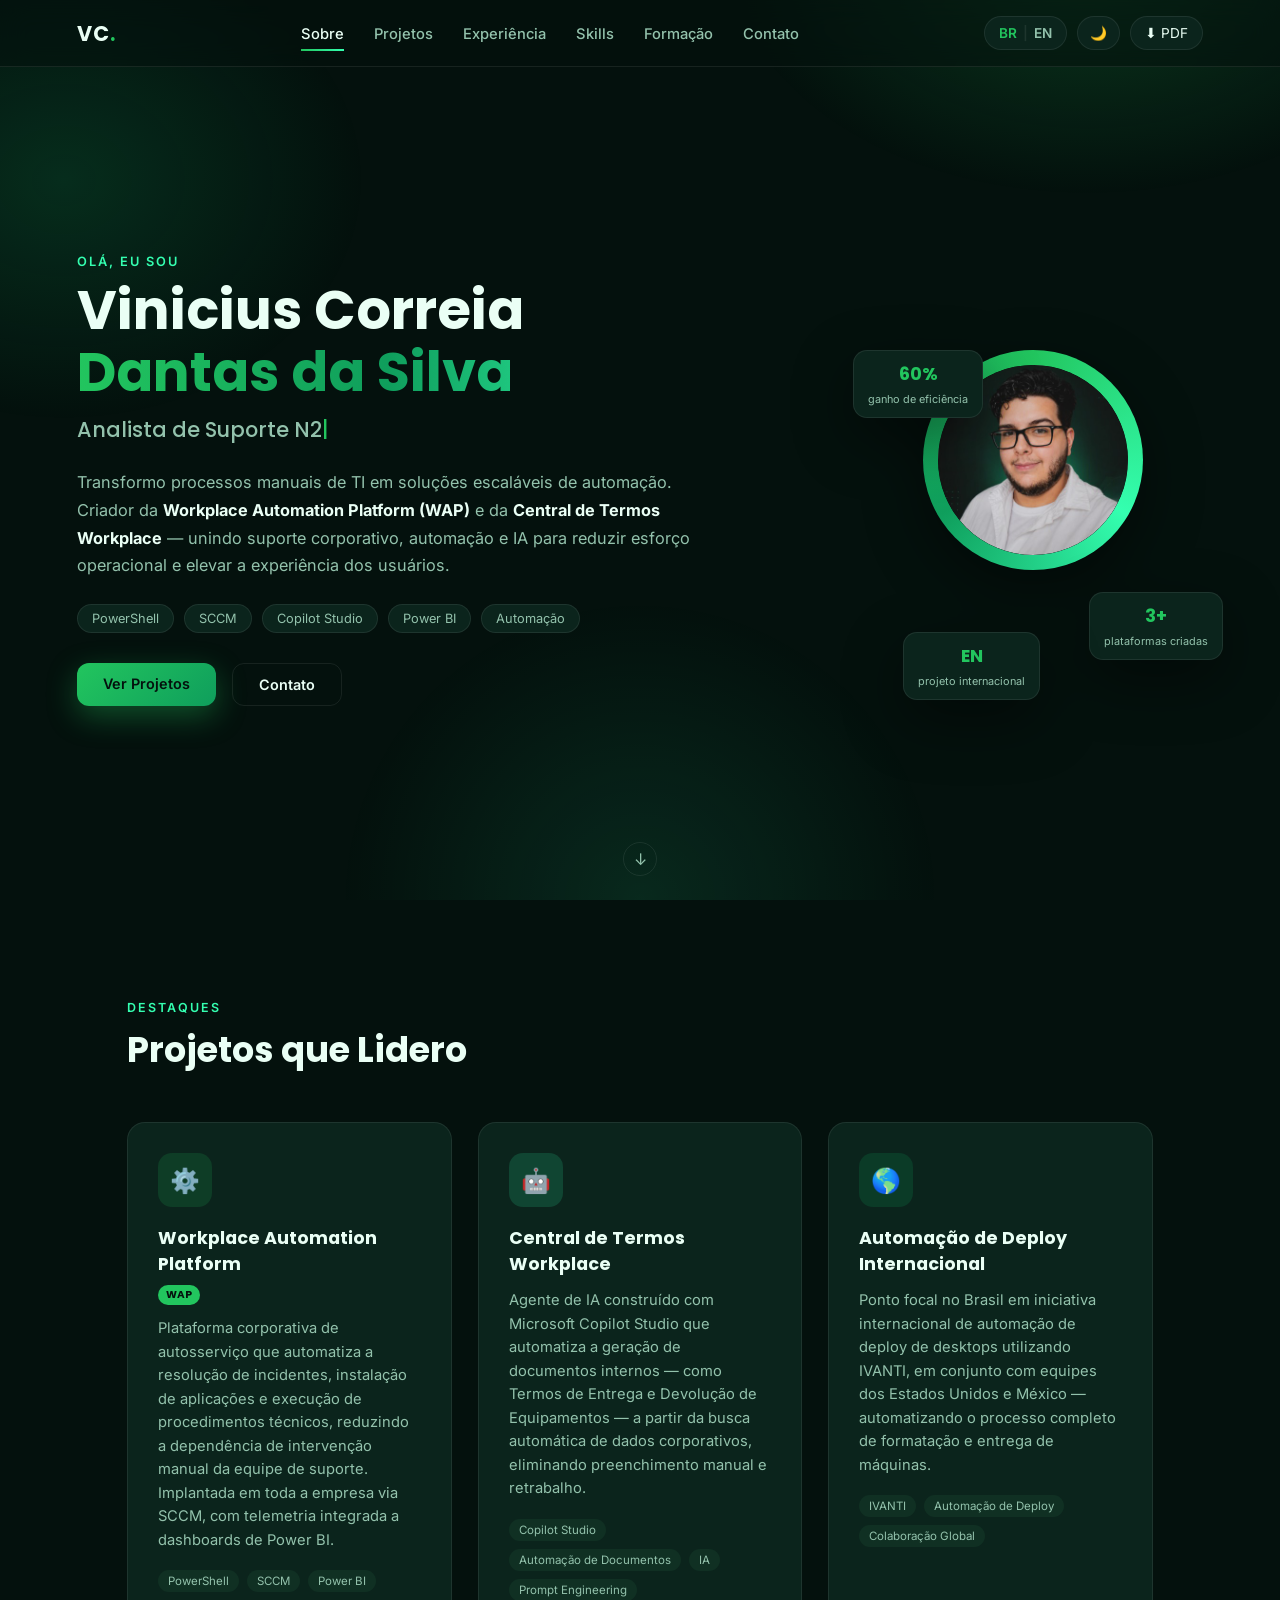
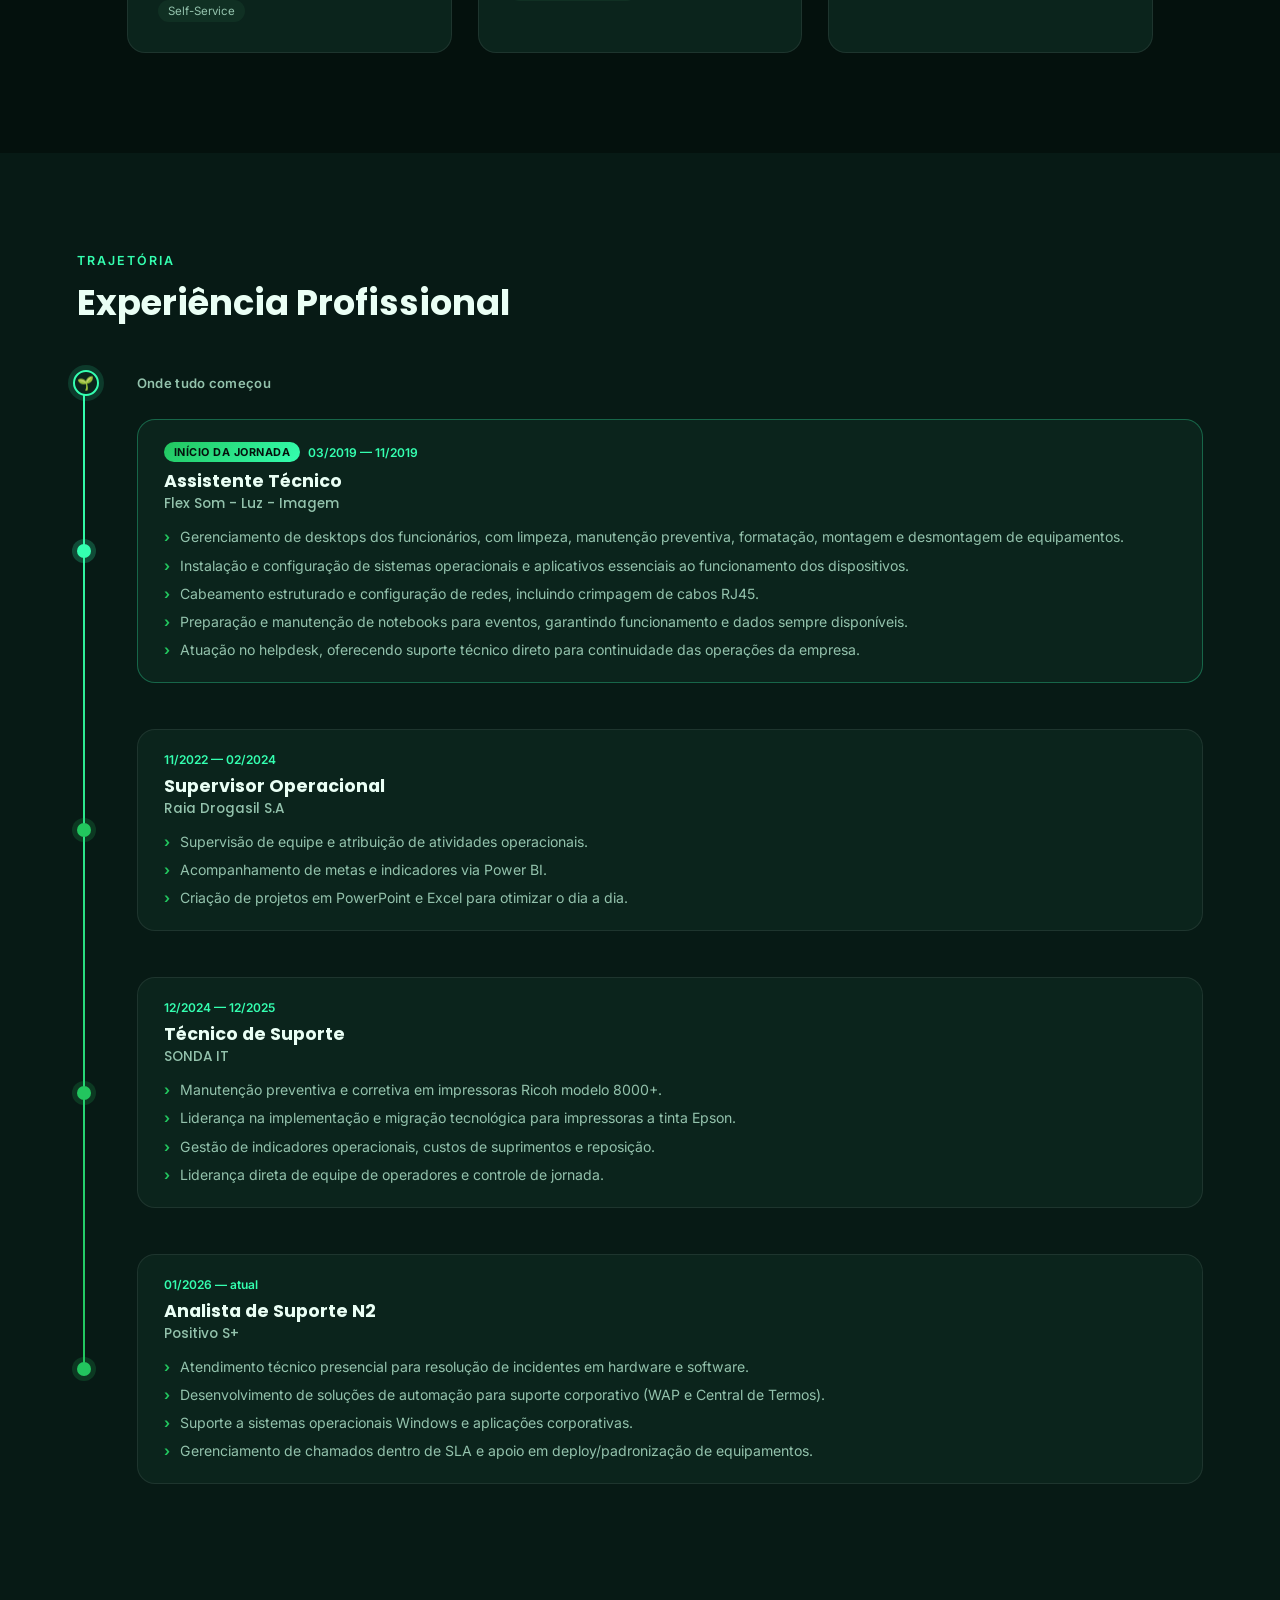
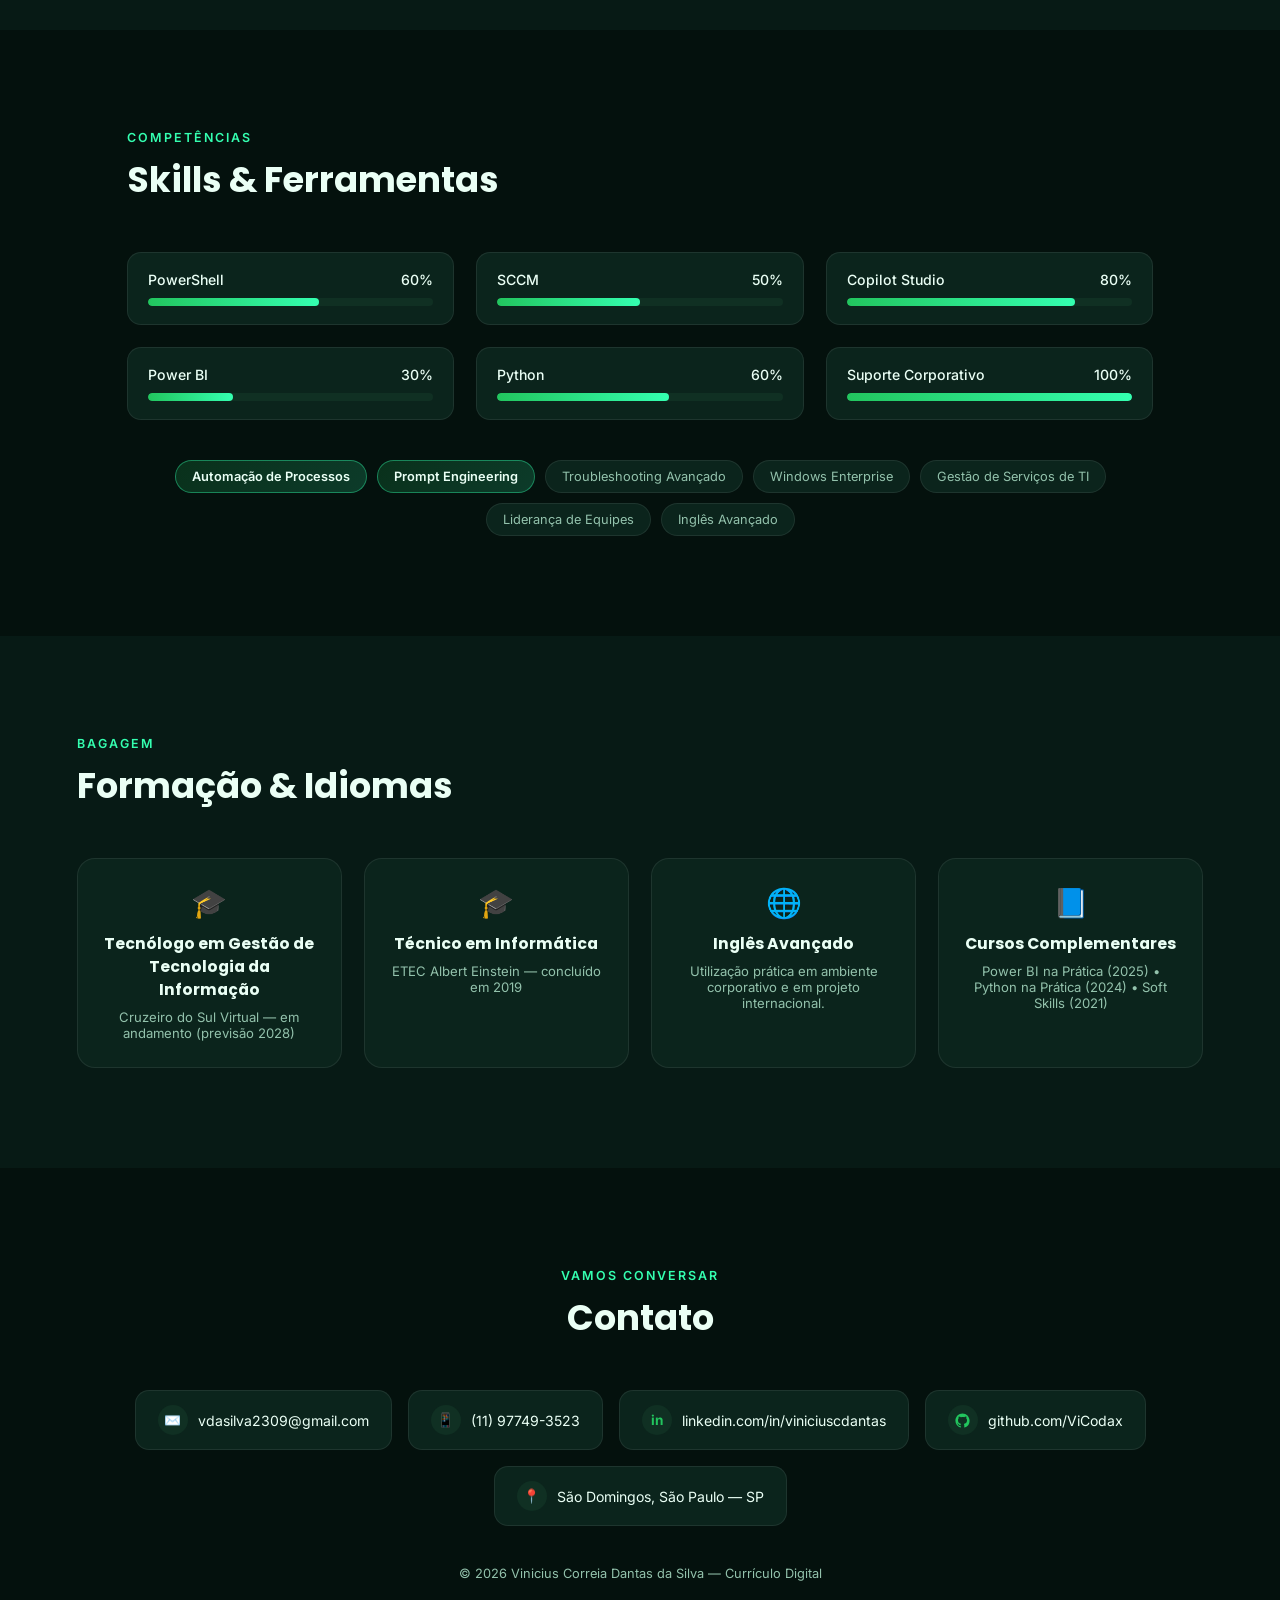
<file: v1/index.html>
<!DOCTYPE html>
<html lang="pt-BR">
<head>
<meta charset="UTF-8">
<meta name="viewport" content="width=device-width, initial-scale=1.0">
<title>Vinicius Correia | Currículo Digital</title>
<link rel="icon" type="image/png" href="assets/vc_icon.png">
<link rel="preconnect" href="https://fonts.googleapis.com">
<link href="https://fonts.googleapis.com/css2?family=Poppins:wght@300;400;500;600;700;800&family=Inter:wght@300;400;500;600&display=swap" rel="stylesheet">
<link rel="stylesheet" href="style.css">
</head>
<body>

<div class="bg-decor"></div>

<!-- ===== NAV ===== -->
<nav id="navbar">
  <div class="nav-logo">VC<span>.</span></div>
  <ul class="nav-links">
    <li><a href="#sobre" class="nav-link active" data-i18n="nav-sobre">Sobre</a></li>
    <li><a href="#projetos" class="nav-link" data-i18n="nav-projetos">Projetos</a></li>
    <li><a href="#experiencia" class="nav-link" data-i18n="nav-experiencia">Experiência</a></li>
    <li><a href="#skills" class="nav-link" data-i18n="nav-skills">Skills</a></li>
    <li><a href="#formacao" class="nav-link" data-i18n="nav-formacao">Formação</a></li>
    <li><a href="#contato" class="nav-link" data-i18n="nav-contato">Contato</a></li>
  </ul>
  <div class="nav-actions">
    <button id="langToggle" title="Switch language / Mudar idioma" aria-label="Switch language">
      <span class="lang-option active" data-lang="pt">BR</span><span class="lang-sep">|</span><span class="lang-option" data-lang="en">EN</span>
    </button>
    <button id="themeToggle" title="Alternar tema" aria-label="Alternar tema">🌙</button>
    <a id="downloadCV" href="assets/Vinicius-Correia-CV.pdf" download="Vinicius-Correia-CV.pdf" title="Baixar CV em PDF"><span data-i18n="nav-pdf">⬇ PDF</span></a>
  </div>
  <button id="burger" aria-label="Menu"><span></span><span></span><span></span></button>
</nav>

<!-- ===== HERO ===== -->
<header id="sobre" class="hero">
  <div class="hero-content reveal">
    <p class="hero-kicker" data-i18n="hero-kicker">Olá, eu sou</p>
    <h1 class="hero-name">Vinicius Correia <span class="dot">Dantas da Silva</span></h1>
    <h2 class="hero-role">
      <span id="typed"></span><span class="cursor">|</span>
    </h2>
    <p class="hero-summary" data-i18n-html="hero-summary">
      Transformo processos manuais de TI em soluções escaláveis de automação. Criador da
      <strong>Workplace Automation Platform (WAP)</strong> e da
      <strong>Central de Termos Workplace</strong> — unindo suporte corporativo, automação e IA
      para reduzir esforço operacional e elevar a experiência dos usuários.
    </p>
    <div class="hero-tags">
      <span>PowerShell</span><span>SCCM</span><span>Copilot Studio</span><span>Power BI</span><span>Automação</span>
    </div>
    <div class="hero-cta">
      <a href="#projetos" class="btn btn-primary" data-i18n="hero-btn1">Ver Projetos</a>
      <a href="#contato" class="btn btn-outline" data-i18n="hero-btn2">Contato</a>
    </div>
  </div>

  <div class="hero-visual reveal">
    <div class="orbit-card">
      <div class="avatar-ring">
        <div class="avatar">
          <img src="assets/foto-vinicius.jpg" alt="Vinicius Correia">
        </div>
      </div>
      <div class="stat-badge stat-1"><strong>60%</strong><span data-i18n="stat-1">ganho de eficiência</span></div>
      <div class="stat-badge stat-2"><strong>3+</strong><span data-i18n="stat-2">plataformas criadas</span></div>
      <div class="stat-badge stat-3"><strong>EN</strong><span data-i18n="stat-3">projeto internacional</span></div>
    </div>
  </div>
  <a href="#projetos" class="scroll-down" aria-label="Rolar para baixo">↓</a>
</header>

<main>

<!-- ===== PROJETOS ===== -->
<section id="projetos" class="section">
  <p class="section-kicker reveal" data-i18n="projetos-kicker">Destaques</p>
  <h2 class="section-title reveal" data-i18n="projetos-title">Projetos que Lidero</h2>
  <div class="cards-grid">

    <a class="project-card reveal" href="https://github.com/ViCodax/Workplace-Automation-Platform" target="_blank" rel="noopener noreferrer" aria-label="Ver o repositório do Workplace Automation Platform no GitHub">
      <div class="project-icon icon-blue">⚙️</div>
      <h3><span data-i18n="proj1-title">Workplace Automation Platform</span> <span class="badge">WAP</span></h3>
      <p data-i18n="proj1-text">Plataforma corporativa de autosserviço que automatiza a resolução de incidentes,
      instalação de aplicações e execução de procedimentos técnicos, reduzindo a dependência
      de intervenção manual da equipe de suporte. Implantada em toda a empresa via SCCM, com
      telemetria integrada a dashboards de Power BI.</p>
      <div class="project-tags">
        <span>PowerShell</span><span>SCCM</span><span>Power BI</span><span>Self-Service</span>
      </div>
    </a>

    <a class="project-card reveal" href="https://github.com/ViCodax/Central-de-Termos---Workplace" target="_blank" rel="noopener noreferrer" aria-label="Ver o repositório da Central de Termos Workplace no GitHub">
      <div class="project-icon icon-purple">🤖</div>
      <h3><span data-i18n="proj2-title">Central de Termos Workplace</span></h3>
      <p data-i18n="proj2-text">Agente de IA construído com Microsoft Copilot Studio que automatiza a geração de
      documentos internos — como Termos de Entrega e Devolução de Equipamentos — a partir da
      busca automática de dados corporativos, eliminando preenchimento manual e retrabalho.</p>
      <div class="project-tags">
        <span>Copilot Studio</span><span data-i18n="proj2-tag">Automação de Documentos</span><span>IA</span><span data-i18n="proj2-tag2">Prompt Engineering</span>
      </div>
    </a>

    <article class="project-card reveal">
      <div class="project-icon icon-teal">🌎</div>
      <h3><span data-i18n="proj3-title">Automação de Deploy Internacional</span></h3>
      <p data-i18n="proj3-text">Ponto focal no Brasil em iniciativa internacional de automação de deploy de desktops
      utilizando IVANTI, em conjunto com equipes dos Estados Unidos e México — automatizando
      o processo completo de formatação e entrega de máquinas.</p>
      <div class="project-tags">
        <span>IVANTI</span><span data-i18n="proj3-tag">Automação de Deploy</span><span data-i18n="proj3-tag2">Colaboração Global</span>
      </div>
    </article>

  </div>
</section>

<!-- ===== EXPERIÊNCIA ===== -->
<section id="experiencia" class="section alt">
  <p class="section-kicker reveal" data-i18n="exp-kicker">Trajetória</p>
  <h2 class="section-title reveal" data-i18n="exp-title">Experiência Profissional</h2>

  <div class="timeline">

    <div class="timeline-final reveal">
      <div class="timeline-dot dot-final">🌱</div>
      <span class="timeline-final-label" data-i18n="timeline-final-label">Onde tudo começou</span>
    </div>

    <div class="timeline-item reveal timeline-origin">
      <div class="timeline-dot dot-origin"></div>
      <div class="timeline-content">
        <span class="timeline-date">
          <span class="origin-badge" data-i18n="exp4-badge">Início da Jornada</span>
          <span data-i18n="exp4-date">03/2019 — 11/2019</span>
        </span>
        <h3 data-i18n="exp4-role">Assistente Técnico</h3>
        <h4>Flex Som - Luz - Imagem</h4>
        <ul>
          <li data-i18n="exp4-b1">Gerenciamento de desktops dos funcionários, com limpeza, manutenção preventiva, formatação, montagem e desmontagem de equipamentos.</li>
          <li data-i18n="exp4-b2">Instalação e configuração de sistemas operacionais e aplicativos essenciais ao funcionamento dos dispositivos.</li>
          <li data-i18n="exp4-b3">Cabeamento estruturado e configuração de redes, incluindo crimpagem de cabos RJ45.</li>
          <li data-i18n="exp4-b4">Preparação e manutenção de notebooks para eventos, garantindo funcionamento e dados sempre disponíveis.</li>
          <li data-i18n="exp4-b5">Atuação no helpdesk, oferecendo suporte técnico direto para continuidade das operações da empresa.</li>
        </ul>
      </div>
    </div>

    <div class="timeline-item reveal">
      <div class="timeline-dot"></div>
      <div class="timeline-content">
        <span class="timeline-date" data-i18n="exp3-date">11/2022 — 02/2024</span>
        <h3 data-i18n="exp3-role">Supervisor Operacional</h3>
        <h4>Raia Drogasil S.A</h4>
        <ul>
          <li data-i18n="exp3-b1">Supervisão de equipe e atribuição de atividades operacionais.</li>
          <li data-i18n="exp3-b2">Acompanhamento de metas e indicadores via Power BI.</li>
          <li data-i18n="exp3-b3">Criação de projetos em PowerPoint e Excel para otimizar o dia a dia.</li>
        </ul>
      </div>
    </div>

    <div class="timeline-item reveal">
      <div class="timeline-dot"></div>
      <div class="timeline-content">
        <span class="timeline-date" data-i18n="exp2-date">12/2024 — 12/2025</span>
        <h3 data-i18n="exp2-role">Técnico de Suporte</h3>
        <h4>SONDA IT</h4>
        <ul>
          <li data-i18n="exp2-b1">Manutenção preventiva e corretiva em impressoras Ricoh modelo 8000+.</li>
          <li data-i18n="exp2-b2">Liderança na implementação e migração tecnológica para impressoras a tinta Epson.</li>
          <li data-i18n="exp2-b3">Gestão de indicadores operacionais, custos de suprimentos e reposição.</li>
          <li data-i18n="exp2-b4">Liderança direta de equipe de operadores e controle de jornada.</li>
        </ul>
      </div>
    </div>

    <div class="timeline-item reveal">
      <div class="timeline-dot"></div>
      <div class="timeline-content">
        <span class="timeline-date" data-i18n="exp1-date">01/2026 — atual</span>
        <h3 data-i18n="exp1-role">Analista de Suporte N2</h3>
        <h4>Positivo S+</h4>
        <ul>
          <li data-i18n="exp1-b1">Atendimento técnico presencial para resolução de incidentes em hardware e software.</li>
          <li data-i18n="exp1-b2">Desenvolvimento de soluções de automação para suporte corporativo (WAP e Central de Termos).</li>
          <li data-i18n="exp1-b3">Suporte a sistemas operacionais Windows e aplicações corporativas.</li>
          <li data-i18n="exp1-b4">Gerenciamento de chamados dentro de SLA e apoio em deploy/padronização de equipamentos.</li>
        </ul>
      </div>
    </div>

  </div>
</section>

<!-- ===== SKILLS ===== -->
<section id="skills" class="section">
  <p class="section-kicker reveal" data-i18n="skills-kicker">Competências</p>
  <h2 class="section-title reveal" data-i18n="skills-title">Skills &amp; Ferramentas</h2>

  <div class="skills-grid">
    <div class="skill-card reveal">
      <div class="skill-top"><span>PowerShell</span><span>60%</span></div>
      <div class="skill-bar"><div class="skill-fill" data-width="60"></div></div>
    </div>
    <div class="skill-card reveal">
      <div class="skill-top"><span>SCCM</span><span>50%</span></div>
      <div class="skill-bar"><div class="skill-fill" data-width="50"></div></div>
    </div>
    <div class="skill-card reveal">
      <div class="skill-top"><span>Copilot Studio</span><span>80%</span></div>
      <div class="skill-bar"><div class="skill-fill" data-width="80"></div></div>
    </div>
    <div class="skill-card reveal">
      <div class="skill-top"><span>Power BI</span><span>30%</span></div>
      <div class="skill-bar"><div class="skill-fill" data-width="30"></div></div>
    </div>
    <div class="skill-card reveal">
      <div class="skill-top"><span>Python</span><span>60%</span></div>
      <div class="skill-bar"><div class="skill-fill" data-width="60"></div></div>
    </div>
    <div class="skill-card reveal">
      <div class="skill-top"><span data-i18n="skill-suporte">Suporte Corporativo</span><span>100%</span></div>
      <div class="skill-bar"><div class="skill-fill" data-width="100"></div></div>
    </div>
  </div>

  <div class="pill-row reveal">
    <span class="pill pill-featured" data-i18n="pill-automacao">Automação de Processos</span>
    <span class="pill pill-featured" data-i18n="pill-prompt">Prompt Engineering</span>
    <span class="pill" data-i18n="pill-troubleshoot">Troubleshooting Avançado</span>
    <span class="pill">Windows Enterprise</span>
    <span class="pill" data-i18n="pill-itsm">Gestão de Serviços de TI</span>
    <span class="pill" data-i18n="pill-lideranca">Liderança de Equipes</span>
    <span class="pill" data-i18n="pill-ingles">Inglês Avançado</span>
  </div>
</section>

<!-- ===== FORMAÇÃO ===== -->
<section id="formacao" class="section alt">
  <p class="section-kicker reveal" data-i18n="edu-kicker">Bagagem</p>
  <h2 class="section-title reveal" data-i18n="edu-title">Formação &amp; Idiomas</h2>

  <div class="edu-grid">
    <div class="edu-card reveal">
      <div class="edu-icon">🎓</div>
      <h3 data-i18n="edu1-title">Tecnólogo em Gestão de Tecnologia da Informação</h3>
      <p data-i18n="edu1-text">Cruzeiro do Sul Virtual — em andamento (previsão 2028)</p>
    </div>
    <div class="edu-card reveal">
      <div class="edu-icon">🎓</div>
      <h3 data-i18n="edu2-title">Técnico em Informática</h3>
      <p data-i18n="edu2-text">ETEC Albert Einstein — concluído em 2019</p>
    </div>
    <div class="edu-card reveal">
      <div class="edu-icon">🌐</div>
      <h3 data-i18n="edu3-title">Inglês Avançado</h3>
      <p data-i18n="edu3-text">Utilização prática em ambiente corporativo e em projeto internacional.</p>
    </div>
    <div class="edu-card reveal">
      <div class="edu-icon">📘</div>
      <h3 data-i18n="edu4-title">Cursos Complementares</h3>
      <p data-i18n="edu4-text">Power BI na Prática (2025) • Python na Prática (2024) • Soft Skills (2021)</p>
    </div>
  </div>
</section>

<!-- ===== CONTATO ===== -->
<footer id="contato" class="section contact-section">
  <p class="section-kicker reveal" data-i18n="contact-kicker">Vamos conversar</p>
  <h2 class="section-title reveal" data-i18n="contact-title">Contato</h2>
  <div class="contact-grid reveal">
    <a href="mailto:vdasilva2309@gmail.com" class="contact-card">
      <span class="contact-icon">✉️</span>
      <span>vdasilva2309@gmail.com</span>
    </a>
    <a href="https://wa.me/qr/OP5LTOPJ5HQYN1" target="_blank" rel="noopener noreferrer" class="contact-card" title="Chamar no WhatsApp">
      <span class="contact-icon">📱</span>
      <span>(11) 97749-3523</span>
    </a>
    <a href="https://www.linkedin.com/in/viniciuscdantas" target="_blank" rel="noopener noreferrer" class="contact-card">
      <span class="contact-icon">in</span>
      <span>linkedin.com/in/viniciuscdantas</span>
    </a>
    <a href="https://github.com/ViCodax" target="_blank" rel="noopener noreferrer" class="contact-card">
      <span class="contact-icon" aria-label="GitHub">
        <svg viewBox="0 0 24 24" aria-hidden="true" focusable="false">
          <path d="M12 2C6.48 2 2 6.58 2 12.24c0 4.52 2.87 8.35 6.84 9.7.5.1.68-.22.68-.49 0-.24-.01-1.04-.01-1.89-2.78.62-3.37-1.2-3.37-1.2-.45-1.18-1.11-1.49-1.11-1.49-.91-.64.07-.63.07-.63 1 .07 1.53 1.06 1.53 1.06.9 1.58 2.35 1.12 2.92.86.09-.67.35-1.12.64-1.38-2.22-.26-4.56-1.14-4.56-5.06 0-1.12.39-2.03 1.03-2.75-.1-.26-.45-1.3.1-2.71 0 0 .84-.28 2.75 1.05A9.18 9.18 0 0 1 12 6.99c.85 0 1.71.12 2.51.36 1.91-1.33 2.75-1.05 2.75-1.05.55 1.41.2 2.45.1 2.71.64.72 1.03 1.63 1.03 2.75 0 3.93-2.34 4.8-4.57 5.05.36.32.68.94.68 1.9 0 1.37-.01 2.47-.01 2.81 0 .27.18.6.69.49A10.25 10.25 0 0 0 22 12.24C22 6.58 17.52 2 12 2Z"/>
        </svg>
      </span>
      <span>github.com/ViCodax</span>
    </a>
    <span class="contact-card no-link">
      <span class="contact-icon">📍</span>
      <span data-i18n="contact-location">São Domingos, São Paulo — SP</span>
    </span>
  </div>
  <p class="footer-note" data-i18n-html="footer-note">© <span id="year"></span> Vinicius Correia Dantas da Silva — Currículo Digital</p>
</footer>

</main>

<button id="backToTop" aria-label="Voltar ao topo">↑</button>

<script src="script.js"></script>
</body>
</html>
</file>
<file: style.css>
/* =====================================================================
   VINICIUS CORREIA — CURRÍCULO DIGITAL
   Design system unificado · vanilla · zero dependências
   ===================================================================== */

/* ---------------------------------------------------------------
   0. TOKENS
   --------------------------------------------------------------- */
:root{
  --vc-bg:          #080b11;
  --vc-bg-alt:      #0b0f16;
  --vc-surface:     rgba(255,255,255,.035);
  --vc-surface-2:   rgba(255,255,255,.06);
  --vc-line:        rgba(255,255,255,.09);
  --vc-line-strong: rgba(255,255,255,.16);
  --vc-text:        #e8edf5;
  --vc-text-dim:    #93a0b4;
  --vc-text-faint:  #5d6b80;

  --vc-blue:   #10b981;
  --vc-tele-blue: #3b82f6;
  --vc-orange: #f59e0b;
  --vc-green:  #4ade80;
  --vc-accent: var(--vc-blue);
  --vc-glow:   rgba(16,185,129,.35);

  --vc-mono: "IBM Plex Mono","JetBrains Mono",ui-monospace,SFMono-Regular,Menlo,Consolas,monospace;
  --vc-sans: "Poppins","Inter",system-ui,sans-serif;
  --vc-body: "Inter",system-ui,sans-serif;
  --vc-ease:      cubic-bezier(.16,1,.3,1);
  --vc-ease-snap: cubic-bezier(.34,1.56,.64,1);
  --shell: min(1180px, 92vw);
  --r: 14px;
}

html[data-theme="light"]{
  --vc-bg:          #f4faf7;
  --vc-bg-alt:      #e8f3ed;
  --vc-surface:     rgba(16, 70, 55, .045);
  --vc-surface-2:   rgba(16, 105, 70, .085);
  --vc-line:        rgba(18, 65, 45, .16);
  --vc-line-strong: rgba(18, 65, 45, .28);
  --vc-text:        #10231b;
  --vc-text-dim:    #345247;
  --vc-text-faint:  #5d756b;
  --vc-accent:      #087f5b;
  --vc-green:       #16803c;
  --vc-glow:        rgba(16,185,129,.22);
}

*,*::before,*::after{ box-sizing:border-box; margin:0; padding:0; }
html{ scroll-behavior:smooth; -webkit-text-size-adjust:100%; }
body{
  background: var(--vc-bg);
  color: var(--vc-text);
  font-family: var(--vc-body);
  overflow-x: hidden;
  transition: background .45s ease, color .45s ease;
}
a{ color:inherit; text-decoration:none; }
ul{ list-style:none; }
h1,h2,h3,h4{ font-family: var(--vc-sans); font-weight:700; }
::selection{ background: var(--vc-accent); color:#fff; }

::-webkit-scrollbar{ width:9px; }
::-webkit-scrollbar-track{ background: var(--vc-bg); }
::-webkit-scrollbar-thumb{ background: var(--vc-line-strong); border-radius:99px; }
::-webkit-scrollbar-thumb:hover{ background: var(--vc-accent); }

.shell{ width: var(--shell); margin:0 auto; }
main{ display:flex; flex-direction:column; }
main > section{ order:3; }
#projetos{ order:1; }
#telemetria{ order:2; }
main > footer{ order:4; }

.grid-bg{
  position:fixed; inset:0; z-index:-2; pointer-events:none;
  background-image:
    linear-gradient(var(--vc-line) 1px, transparent 1px),
    linear-gradient(90deg, var(--vc-line) 1px, transparent 1px);
  background-size: 64px 64px;
  opacity:.5;
  mask-image: radial-gradient(ellipse 80% 60% at 50% 0%, #000 0%, transparent 75%);
  -webkit-mask-image: radial-gradient(ellipse 80% 60% at 50% 0%, #000 0%, transparent 75%);
}
.noise{
  position:fixed; inset:0; z-index:-1; pointer-events:none; opacity:.028;
  background-image:url("data:image/svg+xml,%3Csvg xmlns='http://www.w3.org/2000/svg' width='160' height='160'%3E%3Cfilter id='n'%3E%3CfeTurbulence type='fractalNoise' baseFrequency='.8' numOctaves='3'/%3E%3C/filter%3E%3Crect width='100%25' height='100%25' filter='url(%23n)'/%3E%3C/svg%3E");
}

/* ---------------------------------------------------------------
   2. BOOT SCREEN
   --------------------------------------------------------------- */
.boot{
  position:fixed; inset:0; z-index:9999;
  background: var(--vc-bg);
  display:grid; place-items:center;
  transition: opacity .6s ease, visibility .6s ease;
}
.boot.done{ opacity:0; visibility:hidden; }
.boot__inner{ width:min(260px,70vw); text-align:center; }
.boot__logo{
  font-family: var(--vc-sans); font-weight:800; font-size:2rem;
  letter-spacing:-.02em; margin-bottom:1.2rem;
}
.boot__logo span{ color: var(--vc-accent); }
.boot__bar{ height:2px; background: var(--vc-line); border-radius:99px; overflow:hidden; }
.boot__bar i{
  display:block; height:100%; width:0%;
  background: linear-gradient(90deg,var(--vc-accent),var(--vc-green));
  transition: width .25s linear;
}
.boot__label{
  display:flex; justify-content:space-between;
  margin-top:.7rem; font-family: var(--vc-mono); font-size:.66rem;
  letter-spacing:.14em; text-transform:uppercase; color: var(--vc-text-faint);
}

/* ---------------------------------------------------------------
   3. CURSOR CUSTOMIZADO (desktop)
   --------------------------------------------------------------- */
.cursor{ display:none; }
@media (pointer:fine){
  .cursor{ display:block; position:fixed; top:0; left:0; z-index:9998; pointer-events:none; }
  .cursor__dot{
    position:fixed; width:5px; height:5px; border-radius:50%;
    background: var(--vc-accent); transform: translate(-50%,-50%);
  }
  .cursor__ring{
    position:fixed; width:30px; height:30px; border-radius:50%;
    border:1px solid var(--vc-line-strong); transform: translate(-50%,-50%);
    transition: width .25s var(--vc-ease), height .25s var(--vc-ease),
                border-color .25s ease, background .25s ease;
  }
  .cursor.is-hover .cursor__ring{
    width:52px; height:52px;
    border-color: var(--vc-accent);
    background: var(--vc-glow);
  }
}

/* ---------------------------------------------------------------
   4. NAV
   --------------------------------------------------------------- */
#navbar{
  position:fixed; top:0; left:0; right:0; z-index:900;
  display:flex; align-items:center; justify-content:space-between;
  gap:1rem; padding:1.1rem max(4vw, calc((100vw - var(--shell)) / 2));
  transition: padding .3s ease, background .35s ease, border-color .35s ease;
  border-bottom:1px solid transparent;
}
#navbar.scrolled{
  padding-top:.7rem; padding-bottom:.7rem;
  background: color-mix(in srgb, var(--vc-bg) 78%, transparent);
  backdrop-filter: blur(16px); -webkit-backdrop-filter: blur(16px);
  border-bottom-color: var(--vc-line);
}
.nav-logo{
  font-family: var(--vc-sans); font-weight:800; font-size:1.25rem;
  letter-spacing:-.02em;
}
.nav-logo span{ color: var(--vc-accent); }

.nav-links{ display:flex; gap:1.9rem; }
.nav-link{
  position:relative; font-family: var(--vc-mono);
  font-size:.76rem; letter-spacing:.04em; color: var(--vc-text-faint);
  padding:.25rem 0; transition: color .25s ease;
}
.nav-link::after{
  content:""; position:absolute; left:0; bottom:-2px; height:1px; width:0;
  background: var(--vc-accent); transition: width .3s var(--vc-ease);
}
.nav-link:hover, .nav-link.active{ color: var(--vc-text); }
.nav-link.active::after, .nav-link:hover::after{ width:100%; }

.nav-actions{ display:flex; align-items:center; gap:.5rem; }
#themeToggle,#langToggle,#downloadCV{
  display:inline-flex; align-items:center; justify-content:center; gap:.3rem;
  border:1px solid var(--vc-line); background: var(--vc-surface);
  color: var(--vc-text); border-radius:8px; cursor:pointer;
  font-family: var(--vc-mono); font-size:.7rem; letter-spacing:.06em;
  padding:.5rem .7rem; height:34px;
  transition: border-color .25s ease, background .25s ease, transform .2s var(--vc-ease);
}
#themeToggle{ width:34px; padding:0; }
#themeToggle svg{ width:15px; height:15px; fill:none; stroke: var(--vc-text-dim); stroke-width:1.6; stroke-linecap:round; }
.ico-sun{ display:none; }
html[data-theme="light"] .ico-moon{ display:none; }
html[data-theme="light"] .ico-sun{ display:block; }
#themeToggle:hover svg{ stroke: var(--vc-accent); }
#themeToggle:hover,#langToggle:hover,#downloadCV:hover{
  border-color: var(--vc-accent); background: var(--vc-surface-2); transform: translateY(-1px);
}
#downloadCV{ font-weight:500; }
#downloadCV::before{ content:"⬇"; font-size:.72rem; }
.lang-option{ color: var(--vc-text-faint); transition: color .25s ease; }
.lang-option.active{ color: var(--vc-accent); }
.lang-sep{ color: var(--vc-line-strong); }

#burger{ display:none; flex-direction:column; gap:6px; background:none; border:none; cursor:pointer; padding:6px; }
#burger span{ width:22px; height:1.5px; background: var(--vc-text); border-radius:2px; transition: transform .3s var(--vc-ease), opacity .2s ease; }
#burger.active span:nth-child(1){ transform: translateY(3.75px) rotate(45deg); }
#burger.active span:nth-child(2){ transform: translateY(-3.75px) rotate(-45deg); }

.nav-progress{ position:absolute; left:0; bottom:0; width:100%; height:1.5px; background:transparent; }
.nav-progress i{
  display:block; height:100%; width:0%;
  background: linear-gradient(90deg,var(--vc-accent),var(--vc-green));
  box-shadow:0 0 8px var(--vc-glow);
}

/* ---------------------------------------------------------------
   5. HERO
   --------------------------------------------------------------- */
.vc-hero{
  position:relative; min-height:100svh; display:flex; align-items:center;
  overflow:hidden; font-family: var(--vc-sans);
  padding:7rem 0 4rem; isolation:isolate;
}
.vc-hero__circuit{ position:absolute; inset:0; z-index:0; pointer-events:none; opacity:.85; }
.vc-hero__circuit path{
  fill:none; stroke: var(--vc-line-strong); stroke-width:1;
  stroke-dasharray: var(--len,1200); stroke-dashoffset: var(--len,1200);
}
.is-built .vc-hero__circuit path{ animation: vcDraw 1.5s var(--vc-ease) forwards; animation-delay: calc(var(--i,0)*90ms); }
@keyframes vcDraw{ to{ stroke-dashoffset:0; } }

.vc-hero__node{ fill: var(--vc-accent); opacity:0; transform-box:fill-box; transform-origin:center; }
.is-built .vc-hero__node{ animation: vcNodePop .6s var(--vc-ease-snap) forwards; animation-delay: calc(420ms + var(--i,0)*110ms); }
@keyframes vcNodePop{ 0%{opacity:0;transform:scale(0)} 60%{opacity:1;transform:scale(1.7)} 100%{opacity:.9;transform:scale(1)} }

.vc-hero__pulse{
  fill:none; stroke: var(--vc-accent); stroke-width:2; stroke-linecap:round;
  stroke-dasharray:4 260; stroke-dashoffset:264; opacity:0;
  filter: drop-shadow(0 0 6px var(--vc-glow));
}
.is-built .vc-hero__pulse{ animation: vcPulse 3.4s linear infinite; animation-delay: calc(2s + var(--i,0)*700ms); }
.vc-hero.is-automating .vc-hero__pulse{ stroke:var(--vc-orange); filter:drop-shadow(0 0 9px var(--vc-orange)); }
.vc-hero.is-automating .vc-hero__node{ fill:var(--vc-orange); }
@keyframes vcPulse{ 0%{stroke-dashoffset:264;opacity:0} 12%{opacity:1} 88%{opacity:1} 100%{stroke-dashoffset:-264;opacity:0} }

.vc-hero__halo{
  position:absolute; width:55vw; height:55vw; max-width:760px; max-height:760px;
  left:8%; top:40%; transform: translate(-50%,-50%);
  background: radial-gradient(circle, var(--vc-glow) 0%, transparent 68%);
  filter: blur(46px); opacity:0; z-index:0; pointer-events:none;
  transition: opacity 1.6s ease .9s;
}
.is-built .vc-hero__halo{ opacity:.6; }

.vc-hero__inner{
  position:relative; z-index:2; width: var(--shell); margin:0 auto;
  display:grid; grid-template-columns: minmax(0,1.35fr) minmax(0,.9fr);
  gap: clamp(2rem,5vw,4.5rem); align-items:center;
}

.vc-hero__build{
  display:inline-flex; align-items:center; gap:.75rem;
  font-family: var(--vc-mono); font-size:.72rem; letter-spacing:.08em;
  color: var(--vc-text-faint); margin-bottom:1.6rem;
  opacity:0; transform: translateY(8px);
}
.is-built .vc-hero__build{ animation: vcRise .7s var(--vc-ease) .15s forwards; }
.vc-hero__buildbar{ position:relative; width:110px; height:3px; border-radius:99px; background: var(--vc-line); overflow:hidden; }
.vc-hero__buildbar::after{
  content:""; position:absolute; inset:0; width:0%; border-radius:99px;
  background: linear-gradient(90deg,var(--vc-accent),var(--vc-green));
  box-shadow:0 0 10px var(--vc-glow);
}
.is-built .vc-hero__buildbar::after{ animation: vcFill 2.1s var(--vc-ease) .3s forwards; }
@keyframes vcFill{ to{ width:100%; } }

.vc-hero__terminal{
  font-family: var(--vc-mono); font-size: clamp(.78rem,1.4vw,.92rem);
  color: var(--vc-accent); margin-bottom:1.1rem; min-height:1.5em;
  letter-spacing:.02em; opacity:0;
}
.is-built .vc-hero__terminal{ animation: vcFade .4s ease .45s forwards; }
.vc-hero__caret{
  display:inline-block; width:8px; height:1.05em; vertical-align:-.16em;
  margin-left:3px; background: var(--vc-accent); animation: vcBlink 1.05s steps(2) infinite;
}
@keyframes vcBlink{ 50%{opacity:0} }

.vc-hero__name{
  font-size: clamp(2.6rem,7.2vw,5.2rem); font-weight:800; line-height:.98;
  letter-spacing:-.035em; margin:0 0 1.1rem; perspective:800px;
}
.vc-hero__name .ch{
  display:inline-block; opacity:0;
  transform: translate3d(var(--dx,0px), var(--dy,-26px),0) rotateX(-70deg) scale(.8);
  filter: blur(6px); will-change: transform,opacity,filter;
}
.is-built .vc-hero__name .ch{ animation: vcAssemble .85s var(--vc-ease-snap) forwards; animation-delay: calc(.85s + var(--i,0)*32ms); }
@keyframes vcAssemble{ to{ opacity:1; transform: translate3d(0,0,0) rotateX(0) scale(1); filter: blur(0); } }
.vc-hero__name .sur{ color: var(--vc-accent); }

.vc-hero__role{ display:flex; flex-wrap:wrap; gap:.45rem; margin-bottom:1.5rem; }
.vc-hero__chip{
  font-family: var(--vc-mono); font-size:.73rem; letter-spacing:.04em;
  padding:.4rem .75rem; border:1px solid var(--vc-line-strong); border-radius:6px;
  background: var(--vc-surface); color: var(--vc-text-dim);
  opacity:0; transform: translateY(14px) scale(.94);
  transition: border-color .25s ease, color .25s ease, background .25s ease;
}
.is-built .vc-hero__chip{ animation: vcSnap .6s var(--vc-ease-snap) forwards; animation-delay: calc(1.55s + var(--i,0)*65ms); }
.vc-hero__chip:hover{ border-color: var(--vc-accent); color: var(--vc-text); background: var(--vc-surface-2); }
@keyframes vcSnap{ to{ opacity:1; transform: translateY(0) scale(1); } }

.vc-hero__tagline{
  font-family: var(--vc-body);
  font-size: clamp(1rem,1.7vw,1.15rem); line-height:1.65; color: var(--vc-text-dim);
  max-width:54ch; margin:0 0 2rem; opacity:0; transform: translateY(12px);
}
.vc-hero__tagline em{ color: var(--vc-text); font-style:italic; font-weight:500; }
.is-built .vc-hero__tagline{ animation: vcRise .8s var(--vc-ease) 2.1s forwards; }

.vc-hero__cta{ display:flex; flex-wrap:wrap; gap:.8rem; opacity:0; transform: translateY(12px); }
.is-built .vc-hero__cta{ animation: vcRise .8s var(--vc-ease) 2.35s forwards; }

.vc-btn{
  display:inline-flex; align-items:center; gap:.5rem;
  padding:.85rem 1.45rem; border-radius:9px;
  font-family: var(--vc-sans); font-size:.88rem; font-weight:600;
  border:1px solid transparent; cursor:pointer;
  transition: transform .22s var(--vc-ease), box-shadow .22s ease, background .22s ease, border-color .22s ease;
}
.vc-btn .arr{ font-style:normal; transition: transform .25s var(--vc-ease); }
.vc-btn:hover .arr{ transform: translateY(3px); }
.vc-btn--primary{ background: var(--vc-accent); color:#fff; box-shadow:0 6px 22px var(--vc-glow); }
.vc-btn--primary:hover{ transform: translateY(-2px); box-shadow:0 12px 32px var(--vc-glow); }
.vc-btn--ghost{ border-color: var(--vc-line-strong); color: var(--vc-text); background: var(--vc-surface); }
.vc-btn--ghost:hover{ border-color: var(--vc-accent); transform: translateY(-2px); }

.vc-hero__panel{
  position:relative; border:1px solid var(--vc-line); border-radius: var(--r);
  background:
    radial-gradient(circle at 85% -10%, var(--vc-glow) 0%, transparent 55%),
    var(--vc-surface);
  backdrop-filter: blur(10px); padding:1.3rem; overflow:hidden;
  opacity:0; transform: translateY(24px) scale(.97); will-change: transform;
}
.vc-hero__panel::before{
  content:""; position:absolute; top:0; left:0; right:0; height:2px;
  background:linear-gradient(90deg,transparent,var(--vc-accent),var(--vc-green),transparent);
  opacity:.7;
}
.is-built .vc-hero__panel{ animation: vcPanelIn 1s var(--vc-ease) 1.35s forwards; }
@keyframes vcPanelIn{ to{ opacity:1; transform: translateY(0) scale(1); } }
.vc-hero__panelhead{
  display:flex; align-items:center; gap:.5rem;
  padding-bottom:.85rem; margin-bottom:1.1rem; border-bottom:1px solid var(--vc-line);
  font-family: var(--vc-mono); font-size:.68rem; letter-spacing:.1em;
  text-transform:uppercase; color: var(--vc-text-faint);
}
.vc-hero__flow{ position:relative; display:grid; grid-template-columns:repeat(5,1fr); min-height:172px; gap:.25rem; padding:.2rem 0; }
.vc-hero__workflow-line{ position:absolute; left:9%; right:9%; top:50%; height:2px; background:linear-gradient(90deg,var(--vc-accent),var(--vc-green),var(--vc-accent)); opacity:.4; }
.vc-hero__workflow-line::before,.vc-hero__workflow-line::after{ content:""; position:absolute; top:50%; width:7px; height:7px; border:1px solid var(--vc-accent); border-radius:50%; transform:translateY(-50%); background:var(--vc-bg); }
.vc-hero__workflow-line::before{ left:0; } .vc-hero__workflow-line::after{ right:0; }
.vc-hero__workflow-line i{ position:absolute; top:50%; left:0; width:22px; height:3px; border-radius:99px; background:var(--vc-green); box-shadow:0 0 12px var(--vc-green); transform:translate(-50%,-50%); transition:left 1.8s linear; }
.vc-hero__workflow-line i.is-resetting{ transition:none; }
.vc-hero__flowstep{
  position:relative; z-index:1; display:grid; grid-template-rows:1fr 38px 1fr; align-items:center; justify-items:center; gap:.35rem;
  min-width:0; padding:0 .15rem;
  border:0; background:transparent; color:inherit; font:inherit; cursor:pointer;
  opacity:0; transform:translateX(-10px);
}
.is-built .vc-hero__flowstep{ animation:vcSlideIn .55s var(--vc-ease) forwards; animation-delay:calc(1.65s + var(--i,0)*130ms); }
.vc-hero__flowstep:nth-child(1){ --i:0; } .vc-hero__flowstep:nth-child(2){ --i:1; }
.vc-hero__flowstep:nth-child(3){ --i:2; }
.vc-hero__flowindex{ color:var(--vc-text-faint); font-family:var(--vc-mono); font-size:.56rem; letter-spacing:.04em; }
.vc-hero__flowlabel{ color:var(--vc-text-dim); max-width:78px; font-size:.6rem; font-weight:600; line-height:1.25; text-align:center; }
.vc-hero__flowicon{
  grid-row:2; display:grid; place-items:center; width:36px; height:36px;
  border:1px solid var(--vc-line-strong); border-radius:50%;
  background:var(--vc-bg-alt); box-shadow:0 0 0 5px var(--vc-bg);
  transition:border-color .3s ease, box-shadow .3s ease;
}
.vc-hero__flowicon svg{ width:16px; height:16px; fill:none; stroke:var(--vc-text-dim); stroke-width:1.6; stroke-linecap:round; stroke-linejoin:round; transition:stroke .3s ease; }
.vc-hero__flowstep.is-done .vc-hero__flowindex{ color:var(--vc-green); }
.vc-hero__flowstep.is-done .vc-hero__flowicon{ border-color:rgba(74,222,128,.45); }
.vc-hero__flowstep.is-done .vc-hero__flowicon svg{ stroke:var(--vc-green); }
.vc-hero__flowstep.is-active .vc-hero__flowicon{ border-color:var(--vc-accent); box-shadow:0 0 0 5px var(--vc-bg),0 0 18px var(--vc-glow); animation:vcProcessPulse 1s ease-in-out infinite; }
.vc-hero__flowstep.is-active .vc-hero__flowicon svg{ stroke:var(--vc-accent); }
.vc-hero__flowstep.is-active .vc-hero__flowlabel{ color:var(--vc-text); }
.vc-hero__flowstep:focus-visible .vc-hero__flowicon{ outline:2px solid var(--vc-accent); outline-offset:4px; }
@keyframes vcProcessPulse{ 0%,100%{ transform:scale(.94); } 50%{ transform:scale(1.08); } }
.vc-hero__livebar{
  display:grid; grid-template-columns:auto auto 1fr auto; align-items:center; gap:.5rem;
  margin-top:.3rem; padding:.85rem 0 0; border-top:1px solid var(--vc-line);
  font-family: var(--vc-mono); font-size:.6rem; color:var(--vc-text-faint); text-transform:uppercase; letter-spacing:.06em;
}
.vc-hero__livebar strong{ min-width:0; color:var(--vc-text-dim); font-size:.62rem; font-weight:400; line-height:1.45; text-transform:none; letter-spacing:0; }
.vc-hero__livebar > span:last-child{ color:var(--vc-accent); font-variant-numeric:tabular-nums; }
.vc-hero__panelnote{ display:flex; align-items:center; gap:.5rem; padding-top:.6rem; color:var(--vc-text-faint); font-family:var(--vc-mono); font-size:.62rem; font-style:italic; line-height:1.45; }
.vc-hero__panel{
  border:1px solid var(--vc-line); border-radius:var(--r);
  background:radial-gradient(circle at 85% -10%,var(--vc-glow) 0%,transparent 55%),var(--vc-surface);
  box-shadow:none; padding:1.3rem;
}
.vc-hero__panel::before{
  top:0; left:0; right:0; width:auto; height:2px;
  border:0; border-radius:0;
  background:linear-gradient(90deg,transparent,var(--vc-accent),var(--vc-green),transparent); opacity:.7;
}
.vc-hero__panelhead{
  justify-content:space-between; gap:.75rem;
  padding:.3rem 0 .8rem; margin-bottom:.9rem;
  font-size:.62rem; letter-spacing:.08em; text-transform:none;
}
.vc-hero__paneltitle{ display:flex; align-items:center; gap:.45rem; min-width:0; color:var(--vc-text); font-weight:600; }
.vc-hero__paneltitle span:first-child{ color:var(--vc-accent); font-weight:700; }
.vc-hero__panel-slash{ color:var(--vc-text-faint); }
.vc-hero__status{ display:flex; align-items:center; gap:.45rem; flex:0 0 auto; }
.vc-hero__status .vc-dot{ box-shadow:0 0 12px var(--vc-glow); }
.vc-hero__console{
  display:grid; gap:.35rem; padding:.85rem .9rem; border:1px solid var(--vc-line);
  border-radius:8px; background:rgba(0,0,0,.25);
  font-family:var(--vc-mono); font-size:.69rem; line-height:1.5;
}
.vc-hero__console p{ display:flex; align-items:flex-start; gap:.45rem; min-width:0; color:var(--vc-text-faint); }
.vc-hero__console p > span:first-child{ flex:0 0 auto; color:#6b8494; }
.vc-hero__console-command{ color:var(--vc-text) !important; }
.vc-hero__console-command > span:first-child,.vc-hero__console-result > span:first-child{ color:var(--vc-accent) !important; }
.vc-hero__console-result{ color:var(--vc-text) !important; }
.vc-hero__console-result strong{ min-width:0; font-weight:400; overflow-wrap:anywhere; }
.vc-hero__console-result i{ flex:0 0 8px; height:1em; margin-top:.12em; background:var(--vc-accent); animation:vcBlink 1s steps(2) infinite; }
.vc-hero__flowhead{ display:flex; align-items:center; justify-content:space-between; gap:.5rem; margin:1rem 0 .55rem; color:var(--vc-text-faint); font-family:var(--vc-mono); font-size:.58rem; letter-spacing:.1em; }
.vc-hero__flowhead span:last-child{ color:var(--vc-accent); font-variant-numeric:tabular-nums; }
.vc-hero__flow{ display:grid; grid-template-columns:repeat(3,minmax(0,1fr)); min-height:0; gap:.9rem; padding:0; }
.vc-hero__flowstep{
  display:flex; flex-direction:column; align-items:flex-start; justify-content:flex-start; gap:.4rem;
  min-width:0; min-height:110px; padding:.75rem;
  border:1px solid var(--vc-line-strong); border-radius:9px;
  background:var(--vc-surface); text-align:left;
  transition:background .25s ease,border-color .25s ease,box-shadow .25s ease;
}
.vc-hero__flowstep:nth-child(2){ --i:1; } .vc-hero__flowstep:nth-child(3){ --i:2; }
.vc-hero__flowstep:not(:last-child)::after{ content:"→"; position:absolute; top:50%; right:-.65rem; z-index:1; transform:translate(50%,-50%); color:var(--vc-accent); font-family:var(--vc-mono); font-size:.9rem; }
.vc-hero__flowmeta{ display:flex; align-items:center; justify-content:space-between; width:100%; min-height:38px; }
.vc-hero__flowindex{ position:relative; padding-bottom:.22rem; color:var(--vc-accent); font-family:var(--vc-mono); font-size:.62rem; font-weight:600; }
.vc-hero__flowindex::after{ content:""; position:absolute; left:0; bottom:0; width:15px; height:2px; border-radius:2px; background:var(--vc-accent); }
.vc-hero__flowicon{ display:grid; place-items:center; flex:0 0 38px; width:38px; height:38px; border:0; border-radius:0; background:none; box-shadow:none; color:var(--vc-accent); }
.vc-hero__flowicon svg{ width:25px; height:25px; fill:none; stroke:currentColor; stroke-width:1.7; stroke-linecap:round; stroke-linejoin:round; }
.vc-hero__flowicon svg.vc-hero__chart-icon{ stroke-width:2; stroke-linecap:square; stroke-linejoin:miter; }
.vc-hero__flowicon .vc-hero__chart-bars{ fill:currentColor; stroke:none; }
.vc-hero__flowstep.is-active .vc-hero__flowicon{ border-color:var(--vc-line); box-shadow:none; animation:none; }
.vc-hero__flowlabel{ max-width:none; margin-top:.1rem; color:var(--vc-text); font-size:.9rem; font-weight:700; line-height:1.25; text-align:left; }
.vc-hero__flowstep:hover,.vc-hero__flowstep.is-active{ border-color:var(--vc-accent); background:var(--vc-surface-2); box-shadow:0 0 18px var(--vc-glow); }
.vc-hero__flowstep.is-done{ border-color:rgba(74,222,128,.4); }
.vc-hero__metrics{ display:grid; grid-template-columns:repeat(2,minmax(0,1fr)); gap:.7rem; margin-top:.8rem; }
.vc-hero__metric{ position:relative; min-width:0; padding:.7rem .75rem; border:1px solid var(--vc-line); border-radius:8px; background:rgba(255,255,255,.015); }
.vc-hero__metric::after{
  content:""; position:absolute; inset:-1px; z-index:1; padding:1.5px; border-radius:inherit;
  background:conic-gradient(from var(--vc-metric-angle),transparent 0deg 285deg,rgba(16,185,129,.2) 305deg,var(--vc-accent) 325deg,rgba(16,185,129,.2) 342deg,transparent 360deg);
  -webkit-mask:linear-gradient(#fff 0 0) content-box,linear-gradient(#fff 0 0);
  -webkit-mask-composite:xor; mask-composite:exclude;
  opacity:0; pointer-events:none;
}
.vc-hero__metric.is-improving::after{ animation:vcMetricBorderSpin 1s linear 1 both; }
@property --vc-metric-angle{ syntax:"<angle>"; inherits:false; initial-value:0deg; }
@keyframes vcMetricBorderSpin{
  0%{ --vc-metric-angle:0deg; opacity:0; }
  10%,85%{ opacity:1; }
  100%{ --vc-metric-angle:360deg; opacity:0; }
}
.vc-hero__metric > div{ display:flex; align-items:center; justify-content:space-between; gap:.45rem; margin-bottom:.55rem; }
.vc-hero__metric > div > span{ color:var(--vc-text-faint); font-family:var(--vc-mono); font-size:.52rem; letter-spacing:.06em; }
.vc-hero__metric strong{ color:var(--vc-text); font-family:var(--vc-sans); font-size:1rem; line-height:1; white-space:nowrap; }
.vc-hero__metric-track{ display:block; height:5px; overflow:hidden; border-radius:99px; background:rgba(147,160,180,.14); }
.vc-hero__metric-track i{ display:block; height:100%; background:var(--vc-accent); box-shadow:0 0 10px var(--vc-glow); }
.vc-hero__panelnote{ display:block; padding-top:.55rem; font-size:.5rem; letter-spacing:.08em; text-align:right; }
.vc-dot--small{ width:5px; height:5px; animation:none; }
.vc-dot{
  width:7px; height:7px; border-radius:50%; background: var(--vc-green); flex-shrink:0;
  box-shadow:0 0 0 0 rgba(34,197,94,.55); animation: vcBeat 2.2s ease-out infinite;
}
@keyframes vcBeat{ 0%{box-shadow:0 0 0 0 rgba(34,197,94,.55)} 70%{box-shadow:0 0 0 9px rgba(34,197,94,0)} 100%{box-shadow:0 0 0 0 rgba(34,197,94,0)} }
.vc-hero__row{
  display:flex; justify-content:space-between; align-items:baseline; gap:1rem;
  padding:.55rem 0; font-size:.85rem; opacity:0; transform: translateX(-10px);
}
.is-built .vc-hero__row{ animation: vcSlideIn .55s var(--vc-ease) forwards; animation-delay: calc(1.8s + var(--i,0)*120ms); }
@keyframes vcSlideIn{ to{ opacity:1; transform: translateX(0); } }
.vc-hero__row span:first-child{ color: var(--vc-text-faint); font-family: var(--vc-mono); font-size:.74rem; letter-spacing:.03em; }
.vc-hero__row span:last-child{ color: var(--vc-text); font-weight:600; text-align:right; }

.vc-hero__scroll{
  position:absolute; left:50%; bottom:2rem; transform: translateX(-50%);
  display:flex; flex-direction:column; align-items:center; gap:.5rem;
  font-family: var(--vc-mono); font-size:.62rem; letter-spacing:.18em;
  text-transform:uppercase; color: var(--vc-text-faint); opacity:0; z-index:2;
}
.is-built .vc-hero__scroll{ animation: vcFade 1s ease 2.9s forwards; }
.vc-hero__scrollline{ width:1px; height:38px; background: linear-gradient(var(--vc-accent),transparent); animation: vcScrollLine 1.9s ease-in-out infinite; }
@keyframes vcScrollLine{ 0%,100%{transform:scaleY(.35);transform-origin:top;opacity:.4} 50%{transform:scaleY(1);transform-origin:top;opacity:1} }

@keyframes vcRise{ to{ opacity:1; transform: translateY(0); } }
@keyframes vcFade{ to{ opacity:1; } }

/* ---------------------------------------------------------------
   6. SEÇÕES — cabeçalho padrão
   --------------------------------------------------------------- */
.section{ position:relative; padding: clamp(4.5rem,9vw,7.5rem) 0; }
.section--alt{ background: var(--vc-bg-alt); }
.vc-tele{ background:linear-gradient(180deg,color-mix(in srgb,var(--vc-accent) 6%,transparent),transparent 220px); }
.vc-tele::before{ content:""; position:absolute; top:0; left:0; width:100%; height:1px; background:linear-gradient(90deg,transparent,var(--vc-accent),transparent); opacity:0; transform:scaleX(.35); transition:opacity .9s ease,transform 1.2s var(--vc-ease); }
.vc-tele.is-live::before{ opacity:.8; transform:scaleX(1); }
.section--alt::before,
.section--alt::after{
  content:""; position:absolute; left:0; right:0; height:1px; background: var(--vc-line);
}
.section--alt::before{ top:0; } .section--alt::after{ bottom:0; }

.sec-head{ display:grid; grid-template-columns: 70px 1fr; gap:1rem; margin-bottom:2.8rem; max-width:1180px; }
.sec-index{
  font-family: var(--vc-mono); font-size:.78rem; color: var(--vc-text-faint);
  letter-spacing:.1em; padding-top:.35rem; position:relative;
}
.sec-index::after{
  content:""; position:absolute; left:0; top:1.9rem; width:0; height:1px; background: var(--vc-line-strong); transition:width .55s var(--vc-ease) .12s;
}
.sec-head.in .sec-index::after{ width:32px; }
.vc-eyebrow{
  display:inline-flex; align-items:center; gap:.55rem;
  font-family: var(--vc-mono); font-size:.68rem; letter-spacing:.16em;
  text-transform:uppercase; color: var(--vc-accent); margin-bottom:.8rem;
}
.sec-title{
  font-size: clamp(1.8rem,4.2vw,2.8rem); font-weight:700;
  letter-spacing:-.025em; line-height:1.1; margin:0 0 .75rem;
}
.sec-sub{ color: var(--vc-text-dim); font-size:1rem; line-height:1.7; max-width:62ch; margin:0; }

/* reveal */
[data-reveal]{ opacity:0; transform: translateY(26px); transition: opacity .8s var(--vc-ease), transform .8s var(--vc-ease); }
[data-reveal].in{ opacity:1; transform:none; }

/* ---------------------------------------------------------------
   7. TELEMETRIA
   --------------------------------------------------------------- */
.vc-kpis{ display:grid; grid-template-columns: repeat(auto-fit,minmax(190px,1fr)); gap:1rem; margin-bottom:1.6rem; }
.vc-kpi{
  position:relative; border:1px solid var(--vc-line); border-radius:13px;
  background: var(--vc-surface); padding:1.35rem 1.25rem; overflow:hidden;
  opacity:0; transform: translateY(26px);
  transition: opacity .75s var(--vc-ease), transform .75s var(--vc-ease), border-color .3s ease;
  transition-delay: calc(var(--i,0)*95ms);
}
.vc-tele.is-live .vc-kpi{ opacity:1; transform:none; }
.vc-kpi:hover{ border-color: var(--vc-line-strong); }
.vc-kpi::before{
  content:""; position:absolute; top:0; left:0; height:2px; width:100%;
  background: var(--c,var(--vc-accent)); transform: scaleX(0); transform-origin:left;
  transition: transform .9s var(--vc-ease); transition-delay: calc(.25s + var(--i,0)*95ms);
}
.vc-tele.is-live .vc-kpi::before{ transform: scaleX(1); }
.vc-kpi__label{ font-family: var(--vc-mono); font-size:.66rem; letter-spacing:.09em; text-transform:uppercase; color: var(--vc-text-faint); margin-bottom:.7rem; }
.vc-kpi__value{
  font-family: var(--vc-sans); font-size: clamp(1.9rem,4vw,2.5rem); font-weight:800;
  line-height:1; letter-spacing:-.03em; font-variant-numeric: tabular-nums; color: var(--c,var(--vc-text));
}
.vc-kpi__suffix{ font-size:.5em; font-weight:600; margin-left:.18em; color: var(--vc-text-dim); }
.vc-kpi__foot{ margin-top:.55rem; font-size:.76rem; color: var(--vc-text-faint); }

.vc-tele__grid{ display:grid; grid-template-columns: minmax(0,1.25fr) minmax(0,1fr); align-items:start; gap:1rem; }
.vc-card{
  border:1px solid var(--vc-line); border-radius:13px; background: var(--vc-surface);
  padding:1.5rem; opacity:0; transform: translateY(26px);
  display:flex; flex-direction:column; min-width:0;
  transition: opacity .8s var(--vc-ease) .3s, transform .8s var(--vc-ease) .3s;
}
.vc-tele.is-live .vc-card{ opacity:1; transform:none; }
.vc-card__head{
  display:flex; align-items:center; justify-content:space-between; gap:1rem; flex-wrap:wrap;
  margin-bottom:1.3rem; font-family: var(--vc-mono); font-size:.66rem;
  letter-spacing:.11em; text-transform:uppercase; color: var(--vc-text-faint);
}
.vc-card__head--feed{ align-items:center; }
.vc-feed-controls{ display:flex; align-items:center; gap:.2rem; }
.vc-feed-control{ display:grid; place-items:center; flex:0 0 30px; width:30px; height:30px; padding:0; border:1px solid var(--vc-line); border-radius:5px; background:var(--vc-surface); color:var(--vc-text-faint); cursor:pointer; transition:color .2s ease,border-color .2s ease,background .2s ease; }
.vc-feed-control:hover:not(:disabled){ border-color:var(--vc-accent); background:var(--vc-surface-2); color:var(--vc-accent); }
.vc-feed-control:disabled{ opacity:.35; cursor:default; }
.vc-feed-control svg{ width:15px; height:15px; fill:none; stroke:currentColor; stroke-width:1.5; stroke-linecap:round; stroke-linejoin:round; }
.vc-feed-control--speed{ display:flex; gap:.1rem; width:auto; padding:0 .25rem; font-family:var(--vc-mono); font-size:.58rem; }
.vc-feed-control--speed svg{ width:13px; height:13px; }
.legend{ display:flex; align-items:center; gap:.35rem; }
.legend .lg{ width:7px; height:7px; border-radius:2px; display:inline-block; margin-left:.45rem; }
.lg-b{ background: var(--vc-tele-blue); } .lg-o{ background: var(--vc-orange); } .lg-g{ background: var(--vc-green); }

.vc-bar{ margin-bottom:.95rem; } .vc-bar:last-child{ margin-bottom:0; }
.vc-bar__top{ display:flex; justify-content:space-between; align-items:baseline; margin-bottom:.4rem; font-size:.83rem; }
.vc-bar__name{ display:flex; align-items:center; gap:.5rem; color: var(--vc-text); font-weight:500; }
.vc-bar__tag{ width:7px; height:7px; border-radius:2px; background: var(--c,var(--vc-accent)); flex-shrink:0; }
.vc-bar__num{ font-family: var(--vc-mono); font-size:.78rem; color: var(--vc-text-dim); font-variant-numeric: tabular-nums; }
.vc-bar__track{ height:6px; border-radius:99px; background: var(--vc-line); overflow:hidden; }
.vc-bar__fill{
  height:100%; width:0%; border-radius:99px; background: var(--c,var(--vc-accent));
  transition: width .55s var(--vc-ease);
}
.vc-bar__saved{ margin-top:.35rem; color:var(--vc-text-faint); font-family:var(--vc-mono); font-size:.63rem; line-height:1.4; }

.vc-feed{
  font-family: var(--vc-mono); font-size:.75rem; line-height:1.5;
  flex:0 1 auto; min-height:128px; max-height:300px; overflow:hidden; position:relative;
  -webkit-mask-image: linear-gradient(180deg,transparent 0,#000 14%,#000 86%,transparent 100%);
  mask-image: linear-gradient(180deg,transparent 0,#000 14%,#000 86%,transparent 100%);
}
.vc-feed__line{ display:flex; gap:.6rem; padding:.3rem 0; color: var(--vc-text-dim); animation: vcFeedIn .45s var(--vc-ease) both; }
.vc-feed__empty{ padding:.3rem 0; color:var(--vc-text-faint); font-size:.68rem; }
@keyframes vcFeedIn{ from{ opacity:0; transform: translateY(-8px); } }
.vc-feed__ts{ color: var(--vc-text-faint); flex-shrink:0; }
.vc-feed__ok{ color: var(--vc-green); flex-shrink:0; }
.vc-feed__tool{ color: var(--vc-text); overflow:hidden; text-overflow:ellipsis; white-space:nowrap; }

.vc-tele__note{ margin-top:1.5rem; font-size:.73rem; color: var(--vc-text-faint); font-family: var(--vc-mono); }

/* ---------------------------------------------------------------
   8. PROJETOS
   --------------------------------------------------------------- */
.proj-grid{ display:grid; grid-template-columns: repeat(auto-fit,minmax(300px,1fr)); gap:1.1rem; }
.proj{
  position:relative; border:1px solid var(--vc-line); border-radius:var(--r);
  background: var(--vc-surface); padding:1.8rem 1.6rem; overflow:hidden;
  cursor:pointer;
  transform-style: preserve-3d;
  transition: opacity .8s var(--vc-ease), transform .45s var(--vc-ease), border-color .3s ease;
}
.proj:hover{ border-color: var(--vc-line-strong); }
#projetos .proj[data-reveal]{ transform:translateX(-28px); transition-delay:0ms !important; }
#projetos .proj[data-reveal].in{ opacity:1; transform:translateX(0); }
#projetos .proj[data-reveal]:nth-child(2){ transition-delay:120ms !important; }
#projetos .proj[data-reveal]:nth-child(3){ transition-delay:240ms !important; }
.proj__glow{
  position:absolute; width:340px; height:340px; border-radius:50%;
  left: var(--mx,50%); top: var(--my,50%); transform: translate(-50%,-50%);
  background: radial-gradient(circle, var(--vc-glow) 0%, transparent 65%);
  opacity:0; transition: opacity .35s ease; pointer-events:none; filter: blur(12px);
}
.proj:hover .proj__glow{ opacity:.85; }
.proj__top{ display:flex; align-items:flex-start; justify-content:space-between; margin-bottom:1.4rem; position:relative; }
.proj__icon{
  width:46px; height:46px; border-radius:12px; display:grid; place-items:center;
  border:1px solid var(--vc-line-strong); transition: transform .35s var(--vc-ease-snap), border-color .3s ease;
}
.proj__icon svg{ width:21px; height:21px; fill:none; stroke-width:1.5; stroke-linecap:round; stroke-linejoin:round; }
.i-blue{ background: rgba(16,185,129,.1); } .i-blue svg{ stroke: var(--vc-blue); }
.i-orange{ background: rgba(245,158,11,.1); } .i-orange svg{ stroke: var(--vc-orange); }
.i-green{ background: rgba(34,197,94,.1); } .i-green svg{ stroke: var(--vc-green); }
.proj:hover .proj__icon{ transform: translateY(-3px) scale(1.06); border-color: currentColor; }
.proj__num{ font-family: var(--vc-mono); font-size:2rem; font-weight:500; color: var(--vc-line-strong); line-height:1; letter-spacing:-.04em; }
.proj h3{ position:relative; font-size:1.08rem; margin-bottom:.8rem; display:flex; align-items:center; gap:.5rem; flex-wrap:wrap; }
.proj__repo{ display:inline-flex; align-items:center; gap:.5rem; transition:color .25s ease; }
.proj__repo:hover{ color:var(--vc-accent); }
.proj__repo-arrow{ color:var(--vc-text-faint); font-size:.9em; transition:transform .25s var(--vc-ease), color .25s ease; }
.proj__repo:hover .proj__repo-arrow{ color:var(--vc-accent); transform:translate(2px,-2px); }
.badge{
  font-family: var(--vc-mono); font-size:.6rem; font-weight:500; letter-spacing:.08em;
  padding:.18rem .45rem; border-radius:4px; background: var(--vc-accent); color:#fff;
}
.proj p{ position:relative; color: var(--vc-text-dim); font-size:.9rem; line-height:1.68; margin-bottom:1.2rem; }
.proj__tags{ position:relative; display:flex; flex-wrap:wrap; gap:.4rem; }
.proj__tags span{
  font-family: var(--vc-mono); font-size:.68rem; letter-spacing:.02em;
  padding:.25rem .55rem; border-radius:5px; border:1px solid var(--vc-line);
  background: var(--vc-surface-2); color: var(--vc-text-faint);
  transition: color .25s ease, border-color .25s ease;
}
.proj:hover .proj__tags span{ color: var(--vc-text-dim); border-color: var(--vc-line-strong); }
.proj__details{ position:relative; display:inline-flex; align-items:center; gap:.6rem; margin-top:1.2rem; padding:.55rem 0; border:0; border-bottom:1px solid var(--vc-accent); background:transparent; color:var(--vc-accent); cursor:pointer; font-family:var(--vc-mono); font-size:.7rem; letter-spacing:.08em; text-transform:uppercase; }
.proj__details span:last-child{ transition:transform .2s ease; }
.proj__details:hover span:last-child{ transform:translate(3px,-3px); }
.proj__details:focus-visible{ outline-offset:4px; }
.proj:hover .proj__details{ color:var(--vc-text); }

.project-dialog{ width:min(720px,calc(100vw - 2rem)); max-width:none; max-height:min(84vh,760px); margin:auto; padding:0; overflow:auto; border:1px solid var(--vc-line-strong); border-radius:var(--r); background:var(--vc-bg); color:var(--vc-text); box-shadow:0 28px 90px rgba(0,0,0,.45); }
.project-dialog::backdrop{ background:rgba(3,8,12,.72); backdrop-filter:blur(8px); }
.project-dialog[open]{ animation:projectDialogIn .28s var(--vc-ease) both; }
@keyframes projectDialogIn{ from{ opacity:0; transform:translateY(10px) scale(.985); } to{ opacity:1; transform:translateY(0) scale(1); } }
.project-dialog__surface{ padding:1.5rem 2rem; }
.project-dialog__head{ display:flex; align-items:center; justify-content:space-between; gap:1rem; margin-bottom:.4rem; }
.project-dialog__head .vc-eyebrow{ margin:0; }
.project-dialog__close{ display:grid; place-items:center; flex:0 0 40px; width:40px; height:40px; border:1px solid var(--vc-line); border-radius:7px; background:var(--vc-surface); color:var(--vc-text-dim); cursor:pointer; }
.project-dialog__close:hover{ border-color:var(--vc-accent); color:var(--vc-accent); }
.project-dialog__close svg{ width:18px; height:18px; fill:none; stroke:currentColor; stroke-width:1.7; stroke-linecap:round; }
.project-dialog__title{ margin:0 3rem .65rem 0; font-size:1.65rem; line-height:1.2; }
.project-dialog__media{ margin:0 0 1rem; overflow:hidden; border:1px solid var(--vc-line); border-radius:6px; background:var(--vc-bg-alt); }
.project-dialog__media img{ display:block; width:100%; max-height:300px; object-fit:contain; }
.project-dialog__media[hidden]{ display:none; }
.project-dialog__metrics{ display:grid; grid-template-columns:repeat(auto-fit,minmax(135px,1fr)); gap:.7rem; }
.project-dialog__metric{ min-width:0; display:flex; flex-direction:column; gap:.45rem; padding:1rem; border:1px solid var(--vc-line); border-radius:8px; background:var(--vc-surface); }
.project-dialog__value{ color:var(--vc-accent); font-family:var(--vc-sans); font-size:1.5rem; font-weight:700; line-height:1.15; overflow-wrap:anywhere; }
.project-dialog__metric-label{ color:var(--vc-text); font-size:.78rem; font-weight:600; line-height:1.35; }
.project-dialog__metric-foot{ color:var(--vc-text-faint); font-family:var(--vc-mono); font-size:.63rem; line-height:1.45; }
.project-dialog__note{ margin:1rem 0 0; color:var(--vc-text-faint); font-family:var(--vc-mono); font-size:.65rem; line-height:1.55; }
.project-dialog__foot{ display:flex; align-items:center; justify-content:flex-end; gap:1rem; margin-top:1.4rem; padding-top:1.1rem; border-top:1px solid var(--vc-line); }
.project-dialog__repo{ display:inline-flex; align-items:center; gap:.55rem; flex:0 0 auto; padding:.65rem .8rem; border-radius:6px; background:var(--vc-accent); color:#fff; font-family:var(--vc-mono); font-size:.68rem; font-weight:500; }
.project-dialog__repo[hidden]{ display:none; }

/* ---------------------------------------------------------------
   9. TIMELINE
   --------------------------------------------------------------- */
.tl{ position:relative; padding-left: 2.2rem; max-width:900px; }
.tl__rail{ position:absolute; left:5px; top:.6rem; bottom:2.6rem; width:1px; background: var(--vc-line); }
.tl__rail i{ display:block; width:100%; height:0%; background: linear-gradient(var(--vc-accent),var(--vc-green)); box-shadow:0 0 10px var(--vc-glow); }

.tl__item{ position:relative; margin-bottom:2.6rem; }
.tl__dot{
  position:absolute; left:-2.2rem; top:.45rem; width:11px; height:11px; border-radius:50%;
  background: var(--vc-bg); border:2px solid var(--vc-line-strong);
  transition: border-color .3s ease, transform .3s var(--vc-ease-snap), box-shadow .3s ease;
}
.tl__item.in .tl__dot{ border-color: var(--vc-accent); }
.tl__item:hover .tl__dot{ transform: scale(1.3); box-shadow:0 0 0 5px var(--vc-glow); }
.tl__dot--origin{ border-color: var(--vc-green) !important; }

.tl__meta{ display:flex; align-items:center; flex-wrap:wrap; gap:.6rem; margin-bottom:.55rem; }
.tl__date{ font-family: var(--vc-mono); font-size:.72rem; letter-spacing:.06em; color: var(--vc-accent); }
.tl__now{
  font-family: var(--vc-mono); font-size:.6rem; letter-spacing:.1em; text-transform:uppercase;
  color: var(--vc-green); border:1px solid rgba(34,197,94,.35); border-radius:99px; padding:.12rem .5rem;
}
.tl__badge{
  font-family: var(--vc-mono); font-size:.6rem; letter-spacing:.1em; text-transform:uppercase;
  color: var(--vc-green); background: rgba(34,197,94,.1);
  border:1px solid rgba(34,197,94,.3); border-radius:99px; padding:.15rem .55rem;
}
.tl__body{
  border-left:1px solid var(--vc-line); padding-left:1.3rem;
  transition: border-color .3s ease;
}
.tl__item:hover .tl__body{ border-left-color: var(--vc-accent); }
.tl__body h3{ font-size:1.05rem; margin-bottom:.15rem; }
.tl__body h4{ font-family: var(--vc-mono); font-size:.76rem; font-weight:400; letter-spacing:.05em; color: var(--vc-text-faint); margin-bottom:.9rem; }
.tl__body ul{ display:flex; flex-direction:column; gap:.5rem; }
.tl__body li{ position:relative; font-size:.9rem; line-height:1.6; color: var(--vc-text-dim); padding-left:1.1rem; }
.tl__body li::before{ content:"—"; position:absolute; left:0; color: var(--vc-line-strong); }

.tl__end{ display:flex; align-items:center; gap:.9rem; margin-bottom:1.5rem; padding-left:1.2rem; font-family: var(--vc-mono); font-size:.72rem; letter-spacing:.08em; color: var(--vc-text-faint); position:relative; }
.tl__dot--end{
  position:absolute; left:-2.2rem; top:0; transform: translateX(-7.5px);
  width:26px; height:26px; border-radius:50%; display:grid; place-items:center;
  background: var(--vc-bg-alt); border:1px solid rgba(34,197,94,.4); font-size:.8rem;
  transition: transform .35s var(--vc-ease-snap);
}
.tl__end:hover .tl__dot--end{ transform: translateX(-7.5px) rotate(12deg) scale(1.1); }

/* ---------------------------------------------------------------
   10. SKILLS
   --------------------------------------------------------------- */
.skills-layout{ display:grid; grid-template-columns:minmax(0,1fr) minmax(380px,540px) minmax(0,1fr); gap:clamp(1.25rem,3vw,3rem); align-items:center; margin-bottom:4rem; }
.skills-column{ display:flex; flex-direction:column; gap:2rem; }
.skills-column--left{ text-align:right; }
.skills-column--left .skill__top{ flex-direction:row-reverse; }
.skills-note{ margin-top:1.5rem; color:var(--vc-text-faint); font-family:var(--vc-mono); font-size:.73rem; line-height:1.5; }
.skills-radar{ border:1px solid var(--vc-line); border-radius:var(--r); background:var(--vc-surface); padding:1.25rem; }
.skills-radar__head{ display:flex; justify-content:space-between; gap:1rem; margin-bottom:.4rem; font-family:var(--vc-mono); font-size:.66rem; letter-spacing:.1em; text-transform:uppercase; color:var(--vc-text-faint); }
.skills-switcher{ display:flex; width:max-content; max-width:100%; gap:.2rem; margin:0 auto .35rem; padding:3px; border:1px solid var(--vc-line); border-radius:8px; background:var(--vc-surface-2); }
.skills-switcher__tab{ min-height:40px; padding:.55rem .9rem; border:1px solid transparent; border-radius:5px; background:transparent; color:var(--vc-text-faint); cursor:pointer; font-family:var(--vc-mono); font-size:.68rem; letter-spacing:.04em; transition:color .2s ease,background .2s ease,border-color .2s ease; }
.skills-switcher__tab:hover{ color:var(--vc-text); }
.skills-switcher__tab.active{ border-color:var(--vc-line-strong); background:var(--vc-bg-alt); color:var(--vc-accent); }
.skills-radar__scale{ color:var(--vc-accent); }
.skills-radar__chart{ display:block; width:100%; max-width:500px; margin:0 auto; overflow:visible; }
.radar__ring{ fill:none; stroke:var(--vc-line); stroke-width:1; }
.radar__axis{ stroke:var(--vc-line-strong); stroke-width:1; }
.radar__label{ fill:var(--vc-text-dim); font-family:var(--vc-mono); font-size:9px; letter-spacing:.02em; }
.radar__label--featured{ fill:var(--vc-accent); font-weight:600; }
.radar__shape{ fill:var(--vc-glow); stroke:var(--vc-accent); stroke-width:2; stroke-linejoin:round; filter:drop-shadow(0 0 8px var(--vc-glow)); transform-origin:250px 250px; animation:radarReveal 1s var(--vc-ease) both; }
.radar__point{ fill:var(--vc-green); stroke:var(--vc-bg); stroke-width:2; }
@keyframes radarReveal{ from{ opacity:0; transform:scale(.35); } to{ opacity:1; transform:scale(1); } }
.skills{ display:none; }
.skill__top{ display:flex; justify-content:space-between; align-items:flex-start; gap:.5rem; margin-bottom:.6rem; }
.skill__label{ position:relative; display:flex; flex:1; align-items:flex-start; min-width:0; gap:.15rem; }
.skill__name{ min-width:0; font-size:.92rem; font-weight:500; line-height:1.3; overflow-wrap:anywhere; }
.skill--featured .skill__name{ color:var(--vc-accent); font-weight:600; }
.skill__star{ flex:0 0 auto; margin:.08em 0 0 .15em; color:var(--vc-orange); font-size:.76rem; line-height:1.3; }
.skill__info{ display:grid; flex:0 0 30px; place-items:center; width:30px; height:30px; margin:-3px 0; border:0; border-radius:50%; background:transparent; color:var(--vc-accent); cursor:help; }
.skill__info svg{ display:block; width:17px; height:17px; fill:none; stroke:currentColor; stroke-width:1.5; stroke-linecap:round; stroke-linejoin:round; }
.skill__info .skill__info-dot{ fill:currentColor; stroke:none; }
.skill__tooltip{ position:absolute; z-index:10; top:calc(100% + .3rem); left:0; width:max-content; max-width:min(240px,70vw); padding:.55rem .7rem; border:1px solid var(--vc-line-strong); border-radius:6px; background:var(--vc-bg-alt); box-shadow:0 8px 22px rgba(0,0,0,.2); color:var(--vc-text); font-family:var(--vc-body); font-size:.72rem; font-weight:400; line-height:1.45; text-align:left; opacity:0; visibility:hidden; transform:translateY(-3px); transition:opacity .16s ease,transform .16s ease,visibility .16s ease; }
.skill__label:hover .skill__tooltip,.skill__info:focus + .skill__tooltip{ opacity:1; visibility:visible; transform:translateY(0); }
.skills-column--left .skill__tooltip{ right:0; left:auto; }
.skill__pct{ font-family: var(--vc-mono); font-size:.76rem; color: var(--vc-text-faint); font-variant-numeric: tabular-nums; }
.skill__bar{ height:3px; border-radius:99px; background: var(--vc-line); overflow:hidden; }
.skill__bar i{
  display:block; height:100%; width:0%; border-radius:99px;
  background: linear-gradient(90deg,var(--vc-accent),var(--vc-green));
  transition: width 1.4s var(--vc-ease);
}
.skill--featured .skill__bar i{ background:var(--vc-accent); box-shadow:0 0 8px var(--vc-glow); }

/* ---------------------------------------------------------------
   11. FORMAÇÃO
   --------------------------------------------------------------- */
.edu{ display:grid; grid-template-columns: repeat(auto-fit,minmax(250px,1fr)); gap:1rem; }
.edu__card{
  position:relative; border:1px solid var(--vc-line); border-radius:var(--r);
  background: var(--vc-surface); padding:1.6rem 1.4rem;
  transition: opacity .8s var(--vc-ease), transform .35s var(--vc-ease), border-color .3s ease, background .3s ease;
}
.edu__card:hover{ transform: translateY(-4px); border-color: var(--vc-line-strong); background: var(--vc-surface-2); }
.edu__tag{
  display:inline-block; font-family: var(--vc-mono); font-size:.6rem; letter-spacing:.1em;
  text-transform:uppercase; padding:.18rem .5rem; border-radius:4px; margin-bottom:.9rem;
  color: var(--vc-orange); background: rgba(245,158,11,.1); border:1px solid rgba(245,158,11,.28);
}
.edu__tag--done{ color: var(--vc-green); background: rgba(34,197,94,.1); border-color: rgba(34,197,94,.28); }
.edu__tag--lang{ color: var(--vc-blue); background: rgba(16,185,129,.1); border-color: rgba(16,185,129,.28); }
.edu__card h3{ font-size:.98rem; line-height:1.4; margin-bottom:.5rem; }
.edu__card p{ font-size:.84rem; line-height:1.6; color: var(--vc-text-dim); }

/* ---------------------------------------------------------------
   12. CONTATO + FOOTER
   --------------------------------------------------------------- */
.contact__title{ font-size: clamp(2.2rem,6vw,4rem); }
.contact__list{ border-top:1px solid var(--vc-line); }
.crow{
  display:grid; grid-template-columns: 130px 1fr 24px; align-items:center; gap:1rem;
  padding:1.25rem .4rem; border-bottom:1px solid var(--vc-line);
  transition: opacity .8s var(--vc-ease), transform .35s var(--vc-ease), padding .35s var(--vc-ease), background .3s ease;
}
.crow:hover{ padding-left:1.2rem; background: var(--vc-surface); }
.crow__k{ font-family: var(--vc-mono); font-size:.7rem; letter-spacing:.14em; text-transform:uppercase; color: var(--vc-text-faint); }
.crow__v{ font-family: var(--vc-sans); font-size: clamp(1rem,2.4vw,1.3rem); font-weight:600; letter-spacing:-.01em; transition: color .25s ease; }
.crow:hover .crow__v{ color: var(--vc-accent); }
.crow__arr{ font-size:1rem; color: var(--vc-text-faint); transition: transform .3s var(--vc-ease), color .25s ease; }
.crow:hover .crow__arr{ transform: translate(3px,-3px); color: var(--vc-accent); }
.crow--static:hover{ padding-left:.4rem; background:none; }
.crow--static:hover .crow__v{ color: var(--vc-text); }
.crow--static:hover .crow__arr{ transform:none; }

.foot{ border-top:1px solid var(--vc-line); padding:1.6rem 0; }
.foot__inner{
  display:flex; align-items:center; justify-content:space-between; gap:1rem; flex-wrap:wrap;
  font-family: var(--vc-mono); font-size:.7rem; letter-spacing:.04em; color: var(--vc-text-faint);
}
.foot__sig{ font-family: var(--vc-sans); font-weight:800; font-size:1rem; color: var(--vc-text); }
.foot__sig span{ color: var(--vc-accent); }

#backToTop{
  position:fixed; right:1.6rem; bottom:1.6rem; z-index:890;
  width:42px; height:42px; border-radius:11px; cursor:pointer;
  border:1px solid var(--vc-line-strong); background: color-mix(in srgb, var(--vc-bg) 82%, transparent);
  backdrop-filter: blur(10px); color: var(--vc-text); font-size:1rem;
  opacity:0; pointer-events:none; transform: translateY(10px);
  transition: opacity .3s ease, transform .3s var(--vc-ease), border-color .25s ease, background .25s ease;
}
#backToTop.show{ opacity:1; pointer-events:auto; transform:none; }
#backToTop:hover{ border-color: var(--vc-accent); background: var(--vc-surface-2); }

/* ---------------------------------------------------------------
   13. RESPONSIVO
   --------------------------------------------------------------- */
@media (max-width:1000px){
  .vc-hero__inner, .vc-tele__grid{ grid-template-columns:1fr; }
  .skills-layout{ grid-template-columns:1fr; }
  .skills-radar{ order:1; }
  .skills-column--left{ order:2; text-align:left; }
  .skills-column--left .skill__top{ flex-direction:row; }
  .skills-column--right{ order:3; }
  .vc-hero{ padding-top:6.5rem; }
  .vc-hero__halo{ left:50%; top:32%; }
  .vc-hero__scroll{ display:none; }
  .vc-feed{ height:auto; min-height:128px; max-height:240px; }
}
@media (max-width:860px){
  #burger{ display:flex; }
  .nav-links{
    position:absolute; z-index:1; inset:0 0 auto auto; width:min(320px,82vw); height:100vh; height:100dvh;
    flex-direction:column; justify-content:flex-start; gap:1.6rem;
    padding:5rem 2.4rem 2rem; overflow-y:auto; overscroll-behavior:contain;
    background: var(--vc-bg-alt);
    border-left:1px solid var(--vc-line);
    transform: translateX(100%); transition: transform .45s var(--vc-ease);
  }
  #burger{ position:relative; z-index:2; }
  .nav-progress{ z-index:0; }
  .nav-links.open{ transform:none; }
  .nav-link{ font-size:1.05rem; font-family: var(--vc-sans); font-weight:600; color: var(--vc-text-dim); }
  .sec-head{ grid-template-columns:1fr; gap:.2rem; }
  .sec-index{ padding-top:0; }
  .sec-index::after{ display:none; }
  .crow{ grid-template-columns:1fr auto; }
  .crow__k{ grid-column:1/-1; margin-bottom:-.5rem; }
  .foot__inner{ justify-content:center; text-align:center; }
  .foot__built{ display:none; }
}
@media (max-width:480px){
  #downloadCV span{ display:none; }
  .nav-actions{ gap:.35rem; }
  .vc-hero__build{ font-size:.66rem; }
  .vc-hero__panel{ padding:.9rem; }
  .vc-hero__panelhead{ font-size:.55rem; }
  .vc-hero__console{ padding:.7rem; font-size:.62rem; }
  .vc-hero__flow{ grid-template-columns:1fr; gap:.55rem; }
  .vc-hero__flowstep{ min-height:78px; gap:.3rem; padding:.65rem; }
  .vc-hero__flowstep:not(:last-child)::after{ content:none; }
  .vc-hero__flowmeta{ min-height:32px; }
  .vc-hero__flowicon{ flex-basis:32px; width:32px; height:32px; }
  .vc-hero__flowicon svg{ width:22px; height:22px; }
  .vc-hero__flowlabel{ font-size:.82rem; }
  .vc-hero__metrics{ grid-template-columns:1fr; }
  .skills{ grid-template-columns:1fr; }
  .vc-card__head--feed{ align-items:flex-start; }
  .vc-feed-controls{ flex:0 0 100%; justify-content:flex-end; }
  .project-dialog{ width:calc(100vw - 1rem); max-height:90vh; }
  .project-dialog__surface{ padding:1.2rem; }
  .project-dialog__metrics{ grid-template-columns:repeat(2,minmax(0,1fr)); }
  .project-dialog__media img{ max-height:220px; }
  .project-dialog__repo{ justify-content:center; }
}

/* ---------------------------------------------------------------
   14. PRINT
   --------------------------------------------------------------- */
@media print{
  #navbar,#backToTop,.vc-hero__scroll,.boot,.cursor,.noise,.grid-bg,.vc-feed{ display:none !important; }
  body{ background:#fff; color:#000; }
  .section{ padding:1.5rem 0; break-inside:avoid; }
  .vc-hero{ min-height:auto; padding:1rem 0; }
  .proj,.edu__card,.vc-card,.vc-kpi{ border-color:#ccc; }
  [data-reveal]{ opacity:1 !important; transform:none !important; }
}

/* ---------------------------------------------------------------
   15. ACESSIBILIDADE
   --------------------------------------------------------------- */
:focus-visible{ outline:2px solid var(--vc-accent); outline-offset:3px; border-radius:4px; }

@media (prefers-reduced-motion: reduce){
  *,*::before,*::after{
    animation-duration:.01ms !important; animation-delay:0ms !important;
    animation-iteration-count:1 !important;
    transition-duration:.01ms !important; transition-delay:0ms !important;
    scroll-behavior:auto !important;
  }
  .vc-hero__name .ch,.vc-hero__chip,.vc-hero__row,.vc-hero__flowstep,.vc-hero__panel,.vc-hero__tagline,
  .vc-hero__cta,.vc-hero__build,.vc-hero__terminal,.vc-kpi,.vc-card,[data-reveal]{
    opacity:1 !important; transform:none !important; filter:none !important;
  }
  .vc-hero__circuit path{ stroke-dashoffset:0 !important; }
  .vc-hero__node{ opacity:.9 !important; }
  #projetos .proj[data-reveal],
  #projetos .proj[data-reveal]:nth-child(2),
  #projetos .proj[data-reveal]:nth-child(3){ transition-delay:0ms !important; }
  .vc-hero__flowstep.is-active .vc-hero__flowicon,.vc-hero__workflow-line i{ animation:none !important; }
}
</file>
<file: v1/style.css>
/* ===================== VARIÁVEIS ===================== */
:root{
  --bg: #04110d;
  --bg-alt: #071a15;
  --surface: #0b241c;
  --surface-2: #103023;
  --text: #eafff5;
  --text-dim: #93c2ac;
  --primary: #22c55e;
  --primary-2: #0f9e5c;
  --accent: #34ffb0;
  --success: #34d399;
  --border: rgba(255,255,255,0.08);
  --shadow: 0 20px 60px rgba(0,0,0,0.45);
  --radius: 18px;
  --font-head: 'Poppins', sans-serif;
  --font-body: 'Inter', sans-serif;
}

[data-theme="light"]{
  --bg: #f2faf6;
  --bg-alt: #ffffff;
  --surface: #ffffff;
  --surface-2: #e7f6ee;
  --text: #0a2318;
  --text-dim: #4d6e5d;
  --border: rgba(10,35,24,0.09);
  --shadow: 0 20px 50px rgba(10,60,40,0.12);
  --primary: #16a34a;
  --primary-2: #0d7a3b;
  --accent: #0a8f52;
}

*{ box-sizing: border-box; margin:0; padding:0; }

html{ scroll-behavior: smooth; }

body{
  font-family: var(--font-body);
  background: var(--bg);
  color: var(--text);
  overflow-x: hidden;
  transition: background .4s ease, color .4s ease;
}

.bg-decor{
  position: fixed;
  inset: 0;
  z-index: -1;
  background:
    radial-gradient(600px 400px at 85% -5%, rgba(34,197,94,0.22), transparent 60%),
    radial-gradient(500px 400px at 5% 20%, rgba(15,158,92,0.20), transparent 60%),
    radial-gradient(500px 500px at 50% 100%, rgba(52,255,176,0.10), transparent 60%);
}

a{ text-decoration:none; color:inherit; }
ul{ list-style:none; }
h1,h2,h3,h4{ font-family: var(--font-head); }

/* ===================== NAV ===================== */
#navbar{
  position: fixed;
  top:0; left:0; right:0;
  z-index: 999;
  display:flex;
  align-items:center;
  justify-content:space-between;
  padding: 16px 6%;
  backdrop-filter: blur(14px);
  background: rgba(4,17,13,0.55);
  border-bottom: 1px solid var(--border);
  transition: background .4s ease, padding .3s ease;
}
[data-theme="light"] #navbar{ background: rgba(255,255,255,0.7); }
#navbar.scrolled{ padding: 10px 6%; }

.nav-logo{
  font-family: var(--font-head);
  font-weight: 700;
  font-size: 1.3rem;
  letter-spacing: 1px;
}
.nav-logo span{ color: var(--primary); }

.nav-links{ display:flex; gap: 30px; }
.nav-link{
  font-size: .92rem;
  font-weight: 500;
  color: var(--text-dim);
  position: relative;
  padding: 4px 0;
  transition: color .25s ease;
}
.nav-link::after{
  content:"";
  position:absolute; left:0; bottom:-4px;
  width:0; height:2px;
  background: linear-gradient(90deg,var(--primary),var(--accent));
  transition: width .3s ease;
}
.nav-link:hover, .nav-link.active{ color: var(--text); }
.nav-link:hover::after, .nav-link.active::after{ width:100%; }

.nav-actions{ display:flex; align-items:center; gap: 10px; }
#themeToggle, #downloadCV, #langToggle{
  cursor:pointer;
  border:1px solid var(--border);
  background: var(--surface);
  color: var(--text);
  border-radius: 999px;
  padding: 8px 14px;
  font-size: .85rem;
  font-family: var(--font-body);
  transition: transform .2s ease, background .3s ease, border-color .25s ease, box-shadow .25s ease;
  display: inline-flex;
  align-items: center;
}
#themeToggle{ padding: 8px 12px; }
#themeToggle:hover, #downloadCV:hover, #langToggle:hover{
  transform: translateY(-2px);
  background: var(--surface-2);
  border-color: var(--primary);
  box-shadow: 0 8px 20px rgba(34,197,94,0.2);
}

#langToggle{ display:flex; align-items:center; gap:6px; font-weight:600; }
.lang-option{ color: var(--text-dim); transition: color .25s ease; }
.lang-option.active{ color: var(--primary); }
.lang-sep{ color: var(--border); }

#burger{
  display:none;
  flex-direction:column;
  gap:5px;
  background:none;
  border:none;
  cursor:pointer;
}
#burger span{ width:24px; height:2px; background: var(--text); border-radius:2px; transition: transform .2s ease, opacity .2s ease; }

/* ===================== HERO ===================== */
.hero{
  min-height: 100vh;
  display:flex;
  align-items:center;
  justify-content:space-between;
  gap: 40px;
  padding: 140px 6% 80px;
  position: relative;
  flex-wrap: wrap;
}

.hero-content{ max-width: 620px; }
.hero-kicker{
  color: var(--accent);
  font-weight: 600;
  letter-spacing: 2px;
  text-transform: uppercase;
  font-size: .8rem;
  margin-bottom: 10px;
}
.hero-name{
  font-size: clamp(2.2rem, 4.5vw, 3.4rem);
  font-weight: 700;
  line-height: 1.15;
  margin-bottom: 10px;
}
.hero-name .dot{
  display:block;
  background: linear-gradient(90deg, var(--primary), var(--primary-2), var(--accent));
  -webkit-background-clip: text;
  background-clip: text;
  color: transparent;
}
.hero-role{
  font-size: 1.3rem;
  font-weight: 500;
  color: var(--text-dim);
  margin-bottom: 22px;
  min-height: 1.6em;
}
.cursor{ animation: blink 1s infinite; color: var(--primary); }
@keyframes blink{ 50%{ opacity:0; } }

.hero-summary{
  color: var(--text-dim);
  font-size: 1.02rem;
  line-height: 1.7;
  margin-bottom: 24px;
}
.hero-summary strong{ color: var(--text); }

.hero-tags{ display:flex; flex-wrap:wrap; gap:10px; margin-bottom: 30px; }
.hero-tags span{
  padding: 6px 14px;
  font-size: .8rem;
  border-radius: 999px;
  background: var(--surface);
  border: 1px solid var(--border);
  color: var(--text-dim);
  transition: transform .25s ease, border-color .25s ease, color .25s ease, background .25s ease;
  cursor: default;
}
.hero-tags span:hover{
  transform: translateY(-3px);
  border-color: var(--primary);
  color: var(--text);
  background: var(--surface-2);
}

.hero-cta{ display:flex; gap:16px; }
.btn{
  padding: 12px 26px;
  border-radius: 12px;
  font-weight: 600;
  font-size: .9rem;
  transition: transform .25s ease, box-shadow .25s ease, filter .25s ease;
  display:inline-block;
}
.btn-primary{
  background: linear-gradient(135deg, var(--primary), var(--primary-2));
  color: #04110d;
  box-shadow: 0 10px 30px rgba(34,197,94,0.35);
}
.btn-outline{
  border: 1px solid var(--border);
  color: var(--text);
}
.btn:hover{ transform: translateY(-3px); filter: brightness(1.08); }
.btn-primary:hover{ box-shadow: 0 14px 36px rgba(34,197,94,0.5); }
.btn-outline:hover{ border-color: var(--primary); background: var(--surface); }

/* HERO VISUAL */
.hero-visual{ position: relative; width: 340px; height: 340px; flex-shrink:0; }
.orbit-card{ position: relative; width:100%; height:100%; }
.avatar-ring{
  width: 220px; height:220px;
  border-radius: 50%;
  background: conic-gradient(from 0deg, var(--primary), var(--accent), var(--primary-2), var(--primary));
  display:flex; align-items:center; justify-content:center;
  margin: 40px auto;
  animation: spin 12s linear infinite;
  box-shadow: var(--shadow);
  transition: box-shadow .3s ease;
}
.avatar-ring:hover{
  animation-play-state: paused;
  box-shadow: 0 0 50px rgba(34,197,94,0.45);
}
@keyframes spin{ to{ transform: rotate(360deg); } }
.avatar{
  width: 190px; height:190px;
  border-radius: 50%;
  background: var(--bg);
  display:flex; align-items:center; justify-content:center;
  overflow: hidden;
  animation: spin-rev 12s linear infinite;
}
.avatar-ring:hover .avatar{ animation-play-state: paused; }
.avatar img{
  width: 100%;
  height: 100%;
  object-fit: cover;
  border-radius: 50%;
  transition: transform .4s ease;
}
.avatar:hover img{ transform: scale(1.06); }
@keyframes spin-rev{ to{ transform: rotate(-360deg); } }

.stat-badge{
  position:absolute;
  background: var(--surface);
  border: 1px solid var(--border);
  border-radius: 14px;
  padding: 10px 14px;
  box-shadow: var(--shadow);
  text-align:center;
  animation: float 4s ease-in-out infinite;
  transition: transform .25s ease, border-color .25s ease;
  cursor: default;
}
.stat-badge:hover{ transform: scale(1.08); border-color: var(--primary); animation-play-state: paused; }
.stat-badge strong{ display:block; font-family: var(--font-head); font-size:1.1rem; color: var(--primary); }
.stat-badge span{ font-size:.68rem; color: var(--text-dim); }
.stat-1{ top: 0; left: -10px; animation-delay: 0s; }
.stat-2{ bottom: 30px; right: -20px; animation-delay: 1s; }
.stat-3{ bottom: -10px; left: 40px; animation-delay: 2s; }
@keyframes float{ 0%,100%{ transform: translateY(0); } 50%{ transform: translateY(-10px); } }

.scroll-down{
  position:absolute;
  bottom: 24px; left:50%;
  transform: translateX(-50%);
  width: 34px; height:34px;
  border-radius: 50%;
  border: 1px solid var(--border);
  display:flex; align-items:center; justify-content:center;
  color: var(--text-dim);
  animation: bounce 2s infinite;
  transition: border-color .25s ease, color .25s ease;
}
.scroll-down:hover{ border-color: var(--primary); color: var(--text); }
@keyframes bounce{ 0%,100%{ transform: translate(-50%,0); } 50%{ transform: translate(-50%,6px); } }

/* ===================== SECTIONS ===================== */
.section{ padding: 100px 6%; max-width: 1180px; margin: 0 auto; }
.section.alt{ background: var(--bg-alt); max-width: 100%; }
.section.alt > *{ max-width: 1180px; margin-left:auto; margin-right:auto; }
.section.alt .timeline{ margin-left:auto; margin-right:auto; }

.section-kicker{
  color: var(--accent);
  font-weight: 600;
  letter-spacing: 2px;
  text-transform: uppercase;
  font-size: .78rem;
  margin-bottom: 8px;
}
.section-title{
  font-size: clamp(1.6rem, 3vw, 2.2rem);
  font-weight: 700;
  margin-bottom: 46px;
}

/* PROJECT CARDS */
.cards-grid{ display:grid; grid-template-columns: repeat(auto-fit, minmax(280px,1fr)); gap: 26px; }
.project-card{
  background: var(--surface);
  border: 1px solid var(--border);
  border-radius: var(--radius);
  padding: 30px;
  transition: transform .3s ease, box-shadow .3s ease, border-color .3s ease;
}
.project-card:hover{ transform: translateY(-8px); box-shadow: var(--shadow); border-color: var(--primary); }
.project-icon{
  width: 54px; height:54px;
  border-radius: 14px;
  display:flex; align-items:center; justify-content:center;
  font-size: 1.5rem;
  margin-bottom: 18px;
  transition: transform .3s ease;
}
.project-card:hover .project-icon{ transform: scale(1.1) rotate(-4deg); }
.icon-blue{ background: rgba(34,197,94,0.15); }
.icon-purple{ background: rgba(52,255,176,0.15); }
.icon-teal{ background: rgba(15,158,92,0.18); }
.project-card h3{ font-size: 1.1rem; margin-bottom: 12px; display:flex; align-items:center; gap:8px; flex-wrap:wrap; }
.badge{
  font-size: .65rem;
  font-weight: 700;
  padding: 2px 8px;
  border-radius: 999px;
  background: var(--primary);
  color: #04110d;
}
.project-card p{ color: var(--text-dim); font-size: .92rem; line-height: 1.6; margin-bottom: 18px; }
.project-tags{ display:flex; flex-wrap:wrap; gap:8px; }
.project-tags span{
  font-size: .72rem;
  padding: 4px 10px;
  border-radius: 999px;
  background: var(--surface-2);
  color: var(--text-dim);
  transition: background .25s ease, color .25s ease;
}
.project-tags span:hover{ background: var(--primary); color: #04110d; }

/* TIMELINE */
.timeline{ position: relative; max-width: 820px; margin: 0 auto; padding-left: 30px; }
.timeline::before{
  content:"";
  position:absolute; left:6px; top:6px;
  height: var(--timeline-line-height, 0px);
  width:2px;
  background: linear-gradient(var(--accent), var(--primary));
}
.timeline-item{ position: relative; padding-left: 30px; margin-bottom: 46px; }
.timeline-dot{
  position:absolute; left:-30px; top:50%;
  transform: translateY(-50%);
  width:14px; height:14px;
  border-radius:50%;
  background: var(--primary);
  box-shadow: 0 0 0 5px rgba(34,197,94,0.18);
  transition: box-shadow .25s ease, transform .25s ease;
}
.dot-origin{
  background: var(--accent);
  box-shadow: 0 0 0 5px rgba(52,255,176,0.22);
}
.timeline-date{
  display:flex;
  align-items:center;
  flex-wrap:wrap;
  gap:8px;
  font-size: .75rem;
  font-weight: 600;
  color: var(--accent);
  margin-bottom: 6px;
}
.origin-badge{
  background: linear-gradient(135deg, var(--primary), var(--accent));
  color: #04110d;
  padding: 3px 10px;
  border-radius: 999px;
  font-weight: 700;
  font-size: .68rem;
  text-transform: uppercase;
  letter-spacing: .5px;
}
.timeline-origin .timeline-content{ border: 1px solid rgba(52,255,176,0.3); }
.timeline-content{
  background: var(--surface);
  border: 1px solid var(--border);
  border-radius: var(--radius);
  padding: 22px 26px;
  transition: transform .3s ease, box-shadow .3s ease, border-color .3s ease;
}
.timeline-item:hover .timeline-content{
  transform: translateX(6px);
  box-shadow: var(--shadow);
  border-color: var(--primary);
}
.timeline-item:hover .timeline-dot{
  box-shadow: 0 0 0 7px rgba(34,197,94,0.28);
  transform: translateY(-50%) scale(1.15);
}
.timeline-content h3{ font-size: 1.1rem; }
.timeline-content h4{ font-size: .85rem; font-weight: 500; color: var(--text-dim); margin-bottom: 12px; }
.loc-dim{ font-weight: 400; opacity: .8; }
.timeline-content ul{ display:flex; flex-direction:column; gap: 7px; }
.timeline-content li{
  font-size: .88rem;
  color: var(--text-dim);
  padding-left: 16px;
  position: relative;
  line-height: 1.5;
}
.timeline-content li::before{
  content:"›";
  position:absolute; left:0; color: var(--primary); font-weight:700;
}

/* TIMELINE FINAL MARKER */
.timeline-final{
  position: relative;
  display:flex;
  align-items:center;
  gap: 14px;
  padding-left: 30px;
  margin-top: 0;
  margin-bottom: 28px;
}
.dot-final{
  position: absolute;
  left: -34px;
  top: 50%;
  transform: translateY(-50%);
  width: 26px; height: 26px;
  border-radius: 50%;
  background: var(--surface);
  border: 2px solid var(--accent);
  display:flex; align-items:center; justify-content:center;
  font-size: .85rem;
  box-shadow: 0 0 0 5px rgba(52,255,176,0.14);
  transition: transform .3s ease;
}
.timeline-final:hover .dot-final{ transform: translateY(-50%) rotate(15deg) scale(1.1); }
.timeline-final-label{
  font-size: .82rem;
  font-weight: 600;
  color: var(--text-dim);
  letter-spacing: .3px;
}

/* SKILLS */
.skills-grid{ display:grid; grid-template-columns: repeat(auto-fit, minmax(260px,1fr)); gap: 22px; margin-bottom: 40px; }
.skill-card{
  background: var(--surface);
  border:1px solid var(--border);
  border-radius: 14px;
  padding: 18px 20px;
  transition: transform .3s ease, box-shadow .3s ease, border-color .3s ease;
}
.skill-card:hover{ transform: translateY(-5px); box-shadow: var(--shadow); border-color: var(--primary); }
.skill-top{ display:flex; justify-content:space-between; font-size:.88rem; margin-bottom:10px; font-weight:500; }
.skill-bar{ width:100%; height:8px; border-radius:999px; background: var(--surface-2); overflow:hidden; }
.skill-fill{
  height:100%;
  width:0;
  border-radius:999px;
  background: linear-gradient(90deg, var(--primary), var(--accent));
  transition: width 1.4s cubic-bezier(.2,.8,.2,1);
}
.pill-row{ display:flex; flex-wrap:wrap; justify-content:center; gap:10px; text-align:center; }
.pill{
  padding: 8px 16px;
  font-size:.8rem;
  border-radius:999px;
  border:1px solid var(--border);
  color: var(--text-dim);
  background: var(--surface);
  transition: transform .25s ease, background .25s ease, color .25s ease, border-color .25s ease;
  cursor: default;
}
.pill:hover{
  transform: translateY(-3px);
  background: linear-gradient(135deg, var(--primary), var(--primary-2));
  color: #04110d;
  border-color: transparent;
}
.pill-featured{
  background: linear-gradient(135deg, rgba(34,197,94,0.18), rgba(52,255,176,0.18));
  border: 1px solid rgba(52,255,176,0.4);
  color: var(--text);
  font-weight: 600;
}

/* EDUCATION */
.edu-grid{ display:grid; grid-template-columns: repeat(auto-fit, minmax(250px,1fr)); gap: 22px; }
.edu-card{
  background: var(--surface);
  border:1px solid var(--border);
  border-radius: var(--radius);
  padding: 26px;
  text-align:center;
  transition: transform .3s ease, box-shadow .3s ease, border-color .3s ease;
}
.edu-card:hover{ transform: translateY(-6px); box-shadow: var(--shadow); border-color: var(--primary); }
.edu-icon{ font-size: 1.8rem; margin-bottom: 12px; transition: transform .3s ease; }
.edu-card:hover .edu-icon{ transform: scale(1.15) rotate(-6deg); }
.edu-card h3{ font-size: .98rem; margin-bottom: 8px; }
.edu-card p{ font-size: .82rem; color: var(--text-dim); }

/* CONTACT */
.contact-section{ text-align:center; }
.contact-grid{
  display:flex; flex-wrap:wrap; justify-content:center; gap:16px; margin-bottom: 40px;
}
.contact-card{
  display:flex; align-items:center; gap:10px;
  background: var(--surface);
  border:1px solid var(--border);
  padding: 14px 22px;
  border-radius: 14px;
  font-size: .88rem;
  transition: transform .25s ease, background .25s ease, border-color .25s ease, box-shadow .25s ease;
}
.contact-card:hover{ transform: translateY(-4px); background: var(--surface-2); border-color: var(--primary); box-shadow: var(--shadow); }
.contact-icon{
  width: 30px; height:30px;
  border-radius:50%;
  background: var(--surface-2);
  display:flex; align-items:center; justify-content:center;
  font-size:.85rem; font-weight:700;
  color: var(--primary);
  transition: transform .3s ease;
}
.contact-icon svg{ width:17px; height:17px; fill:currentColor; }
.contact-card:hover .contact-icon{ transform: scale(1.15); }
.no-link{ cursor:default; }
.footer-note{ color: var(--text-dim); font-size:.8rem; }

/* BACK TO TOP */
#backToTop{
  position: fixed;
  bottom: 26px; right: 26px;
  width: 46px; height:46px;
  border-radius:50%;
  border:none;
  background: linear-gradient(135deg, var(--primary), var(--primary-2));
  color:#04110d;
  font-size:1.2rem;
  cursor:pointer;
  opacity:0; pointer-events:none;
  transform: translateY(10px);
  transition: opacity .3s ease, transform .3s ease, box-shadow .25s ease;
  box-shadow: var(--shadow);
  z-index: 998;
}
#backToTop.show{ opacity:1; pointer-events:auto; transform: translateY(0); }
#backToTop:hover{ transform: translateY(-4px) scale(1.06); box-shadow: 0 14px 36px rgba(34,197,94,0.5); }

/* REVEAL ANIMATION */
.reveal{ opacity:0; transform: translateY(30px); transition: opacity .7s ease, transform .7s ease; }
.reveal.in-view{ opacity:1; transform: translateY(0); }

/* ===================== RESPONSIVE ===================== */
@media (max-width: 900px){
  .nav-links{
    position: fixed;
    top: 64px; right: -100%;
    flex-direction: column;
    background: var(--surface);
    width: 70%; height: calc(100vh - 64px);
    padding: 40px 30px;
    gap: 26px;
    transition: right .35s ease;
    border-left: 1px solid var(--border);
  }
  .nav-links.open{ right: 0; }
  #burger{ display:flex; }
  .hero{ flex-direction: column; text-align:center; padding-top: 120px; }
  .hero-content{ max-width: 100%; }
  .hero-cta{ justify-content:center; }
  .hero-tags{ justify-content:center; }
}

@media print{
  #navbar, #backToTop, .scroll-down{ display:none !important; }
  body{ background:#fff; color:#000; }
  .hero{ min-height:auto; padding-top: 30px; }
}
</file>
